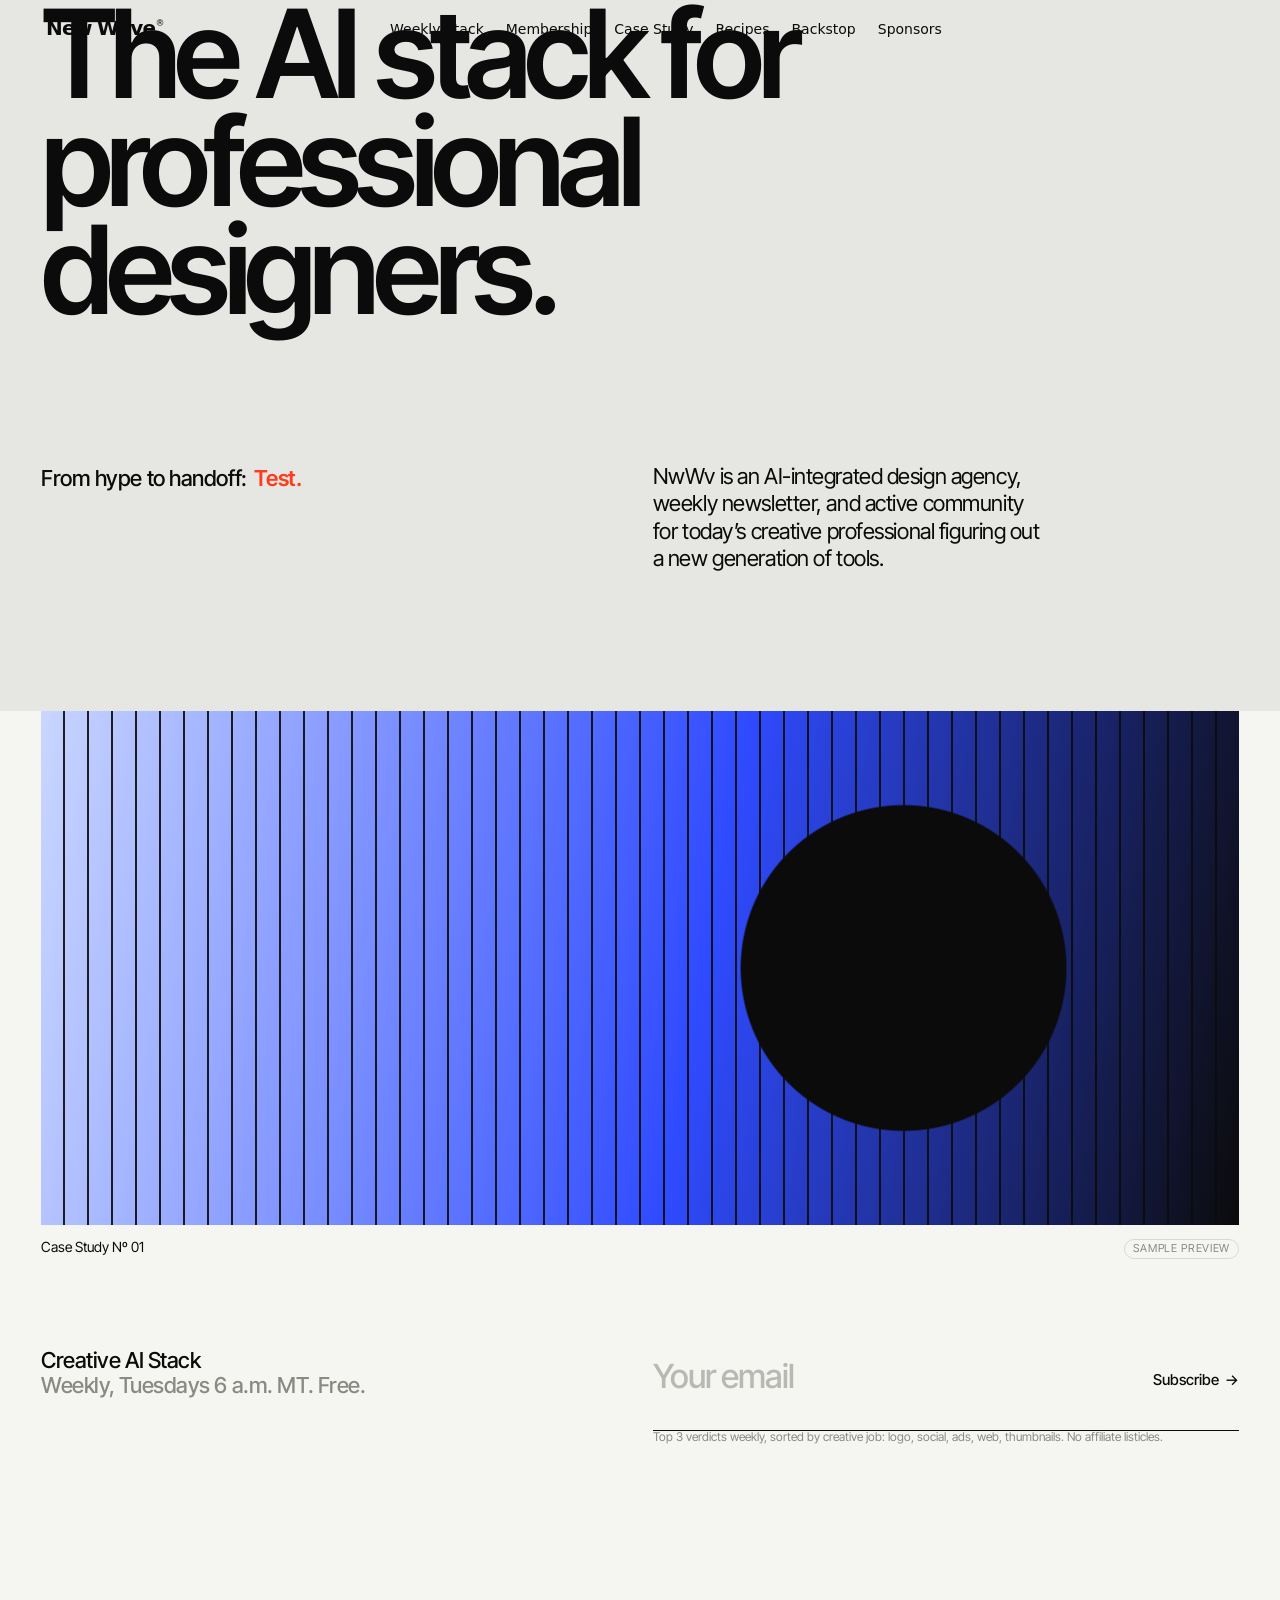
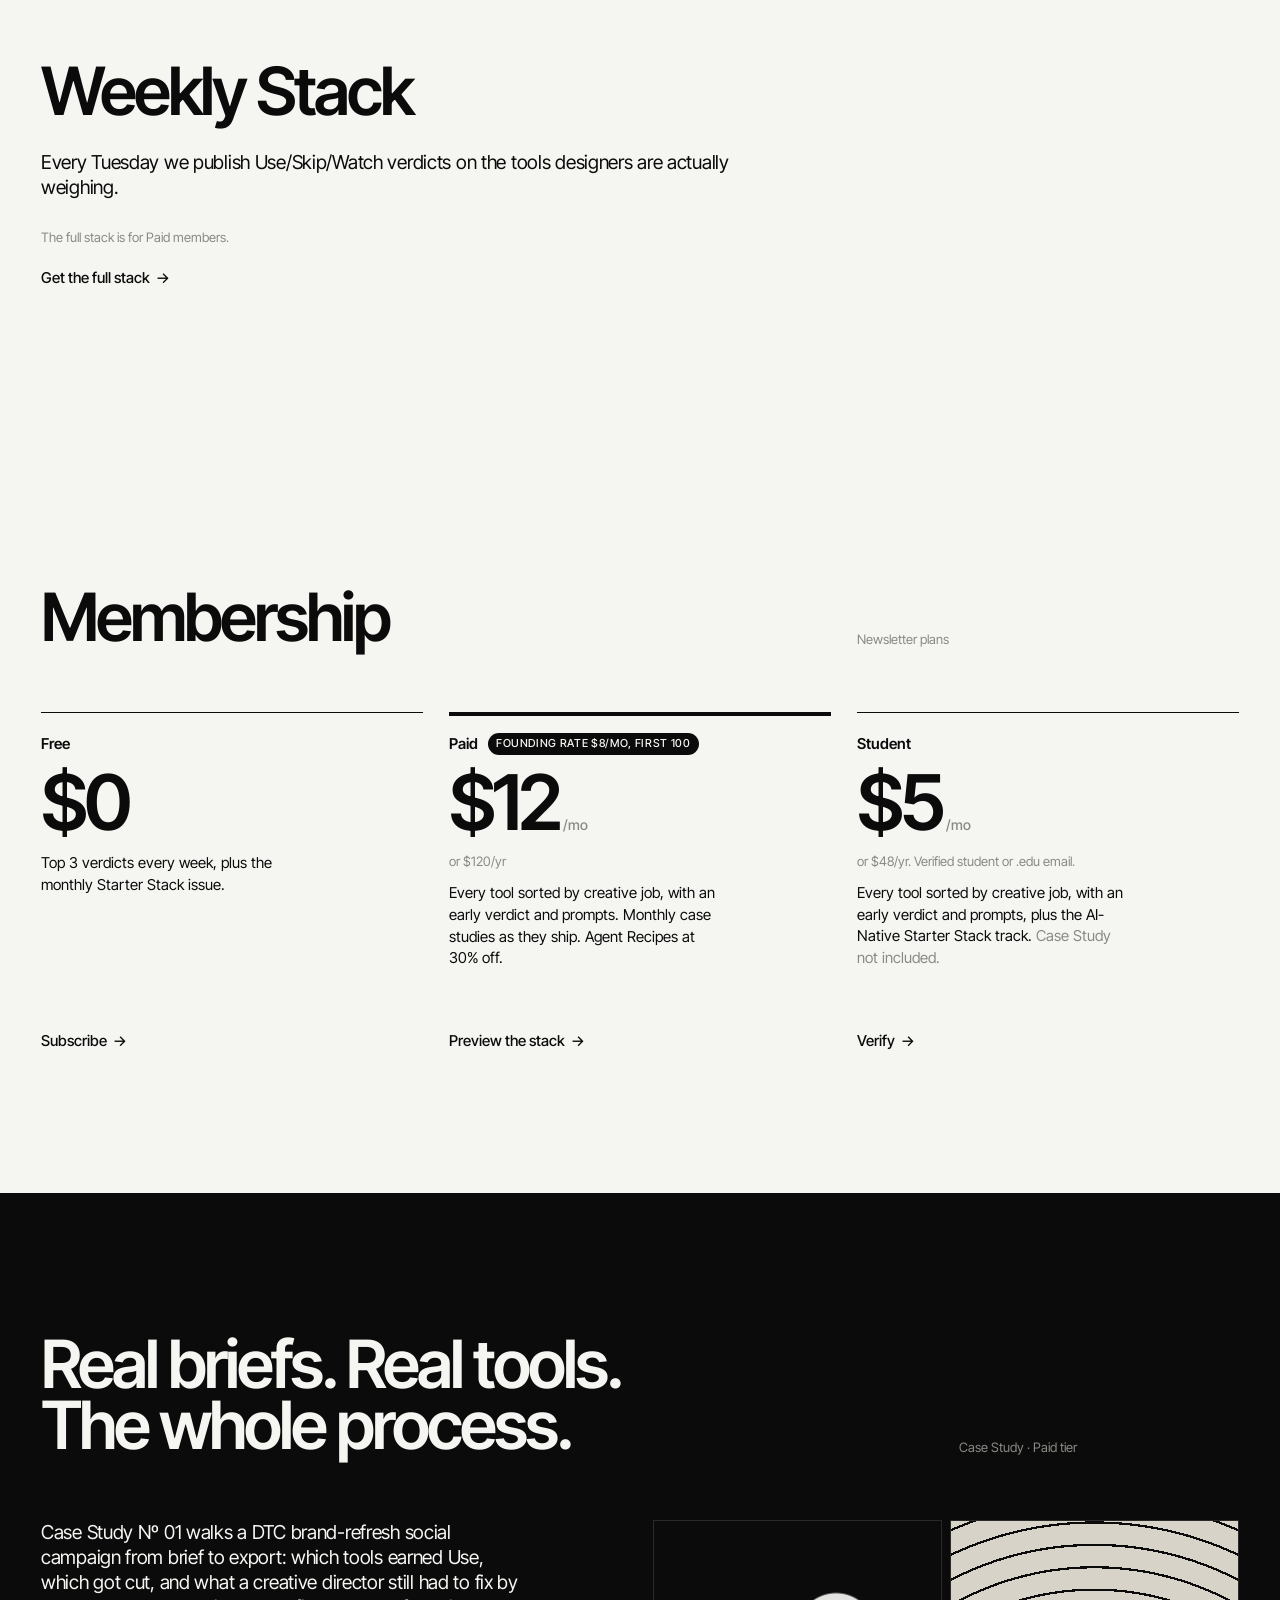
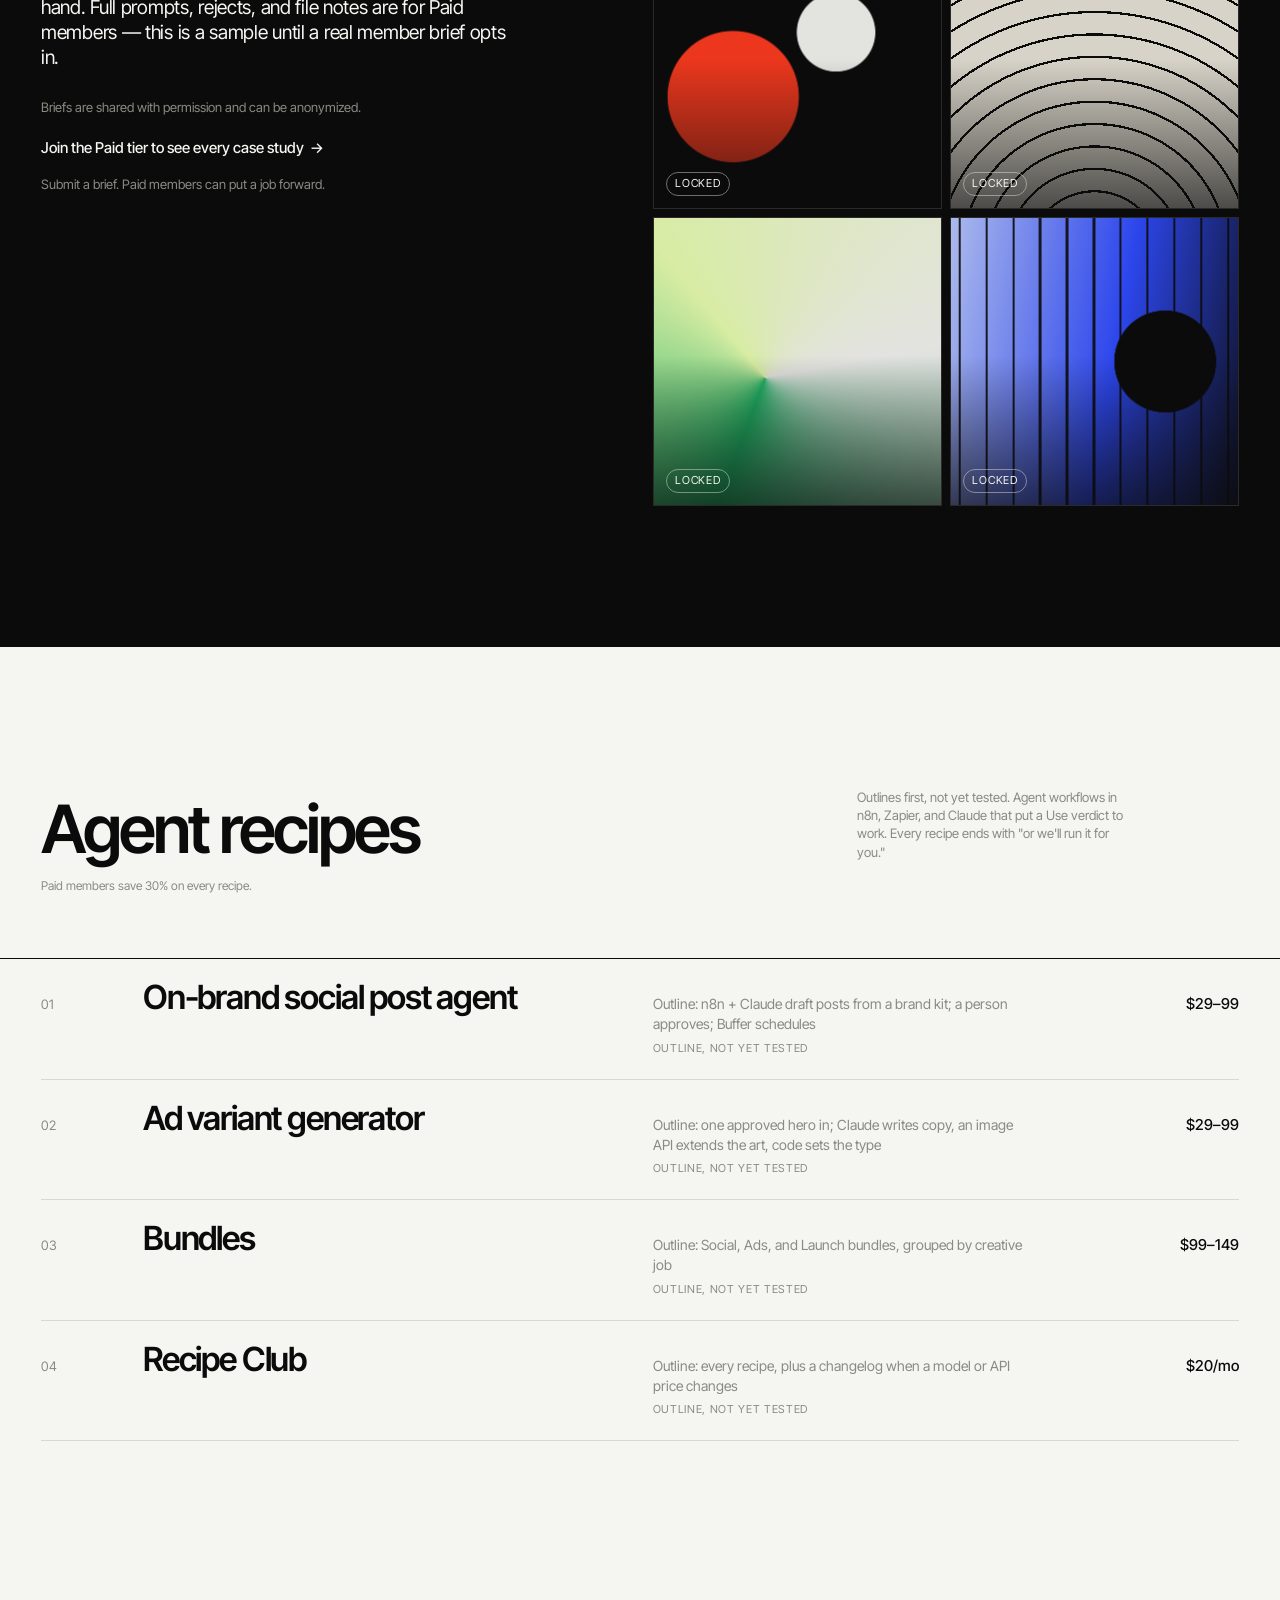
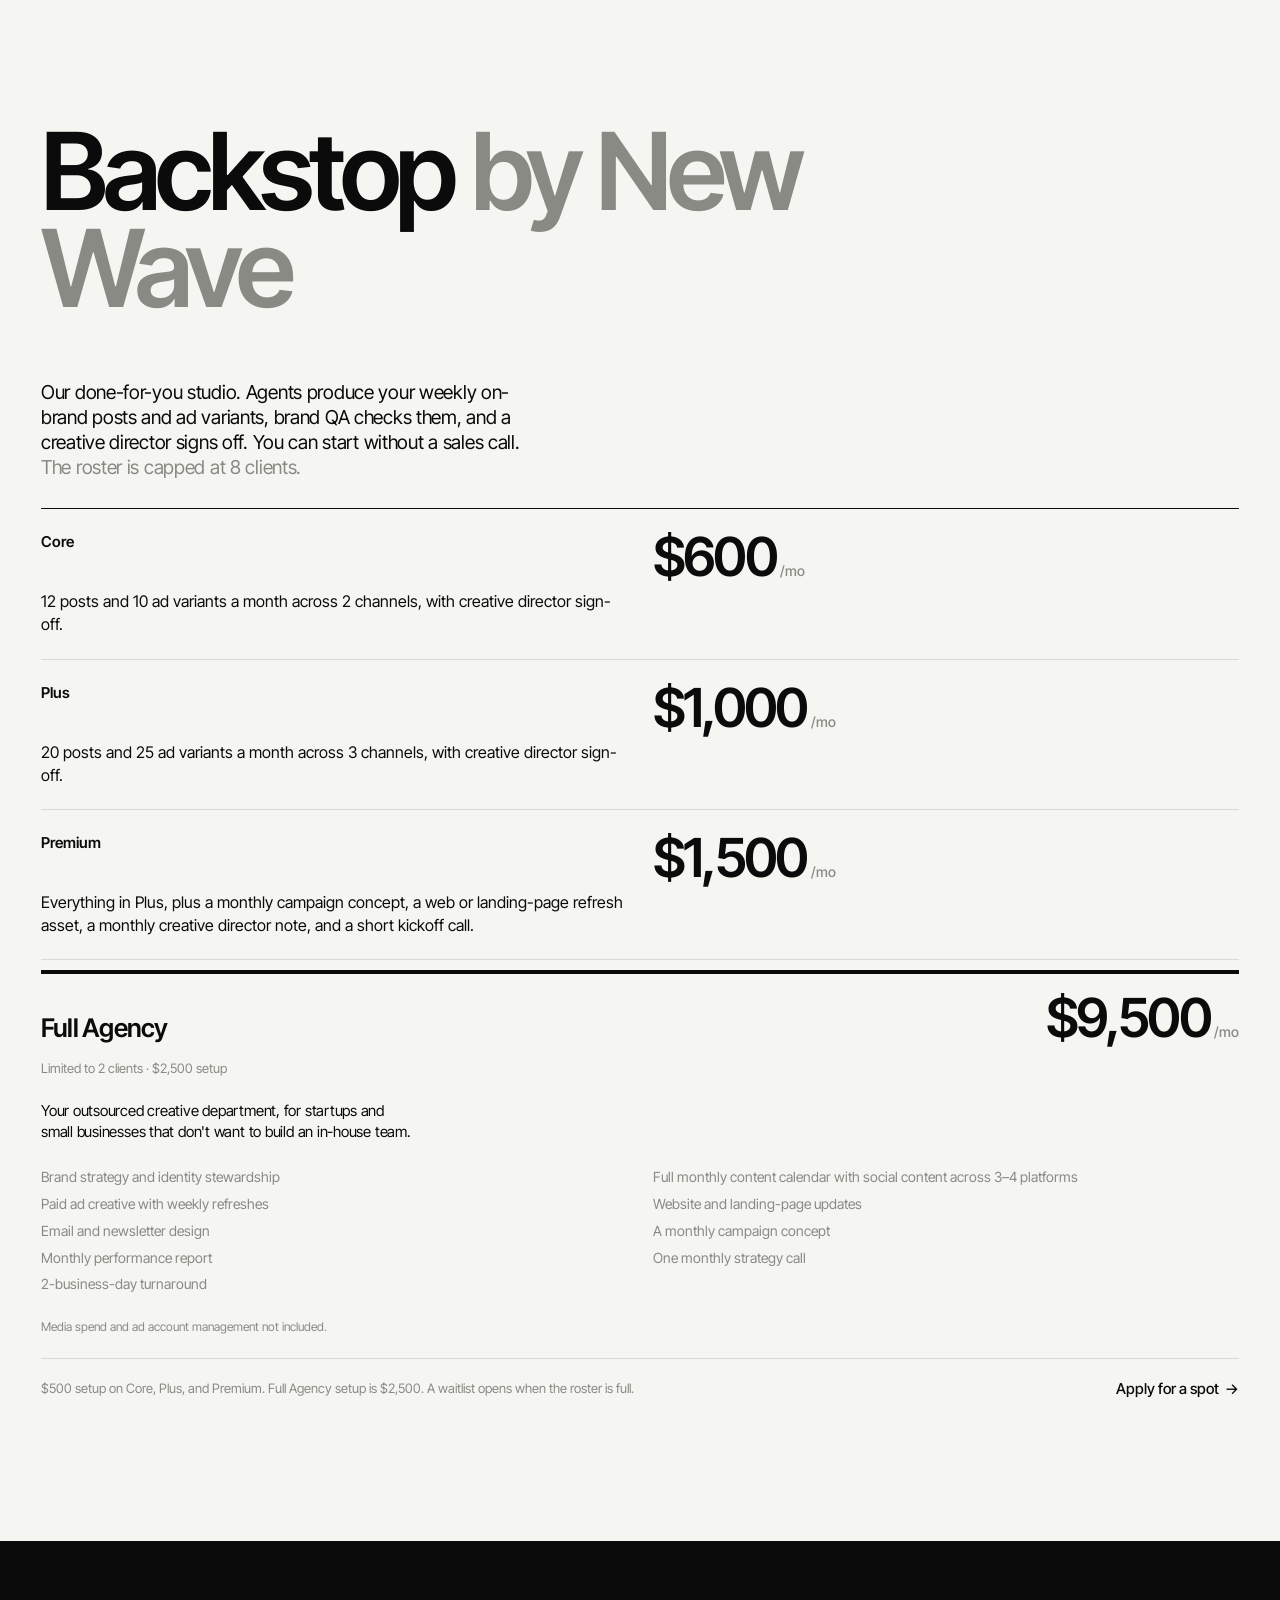
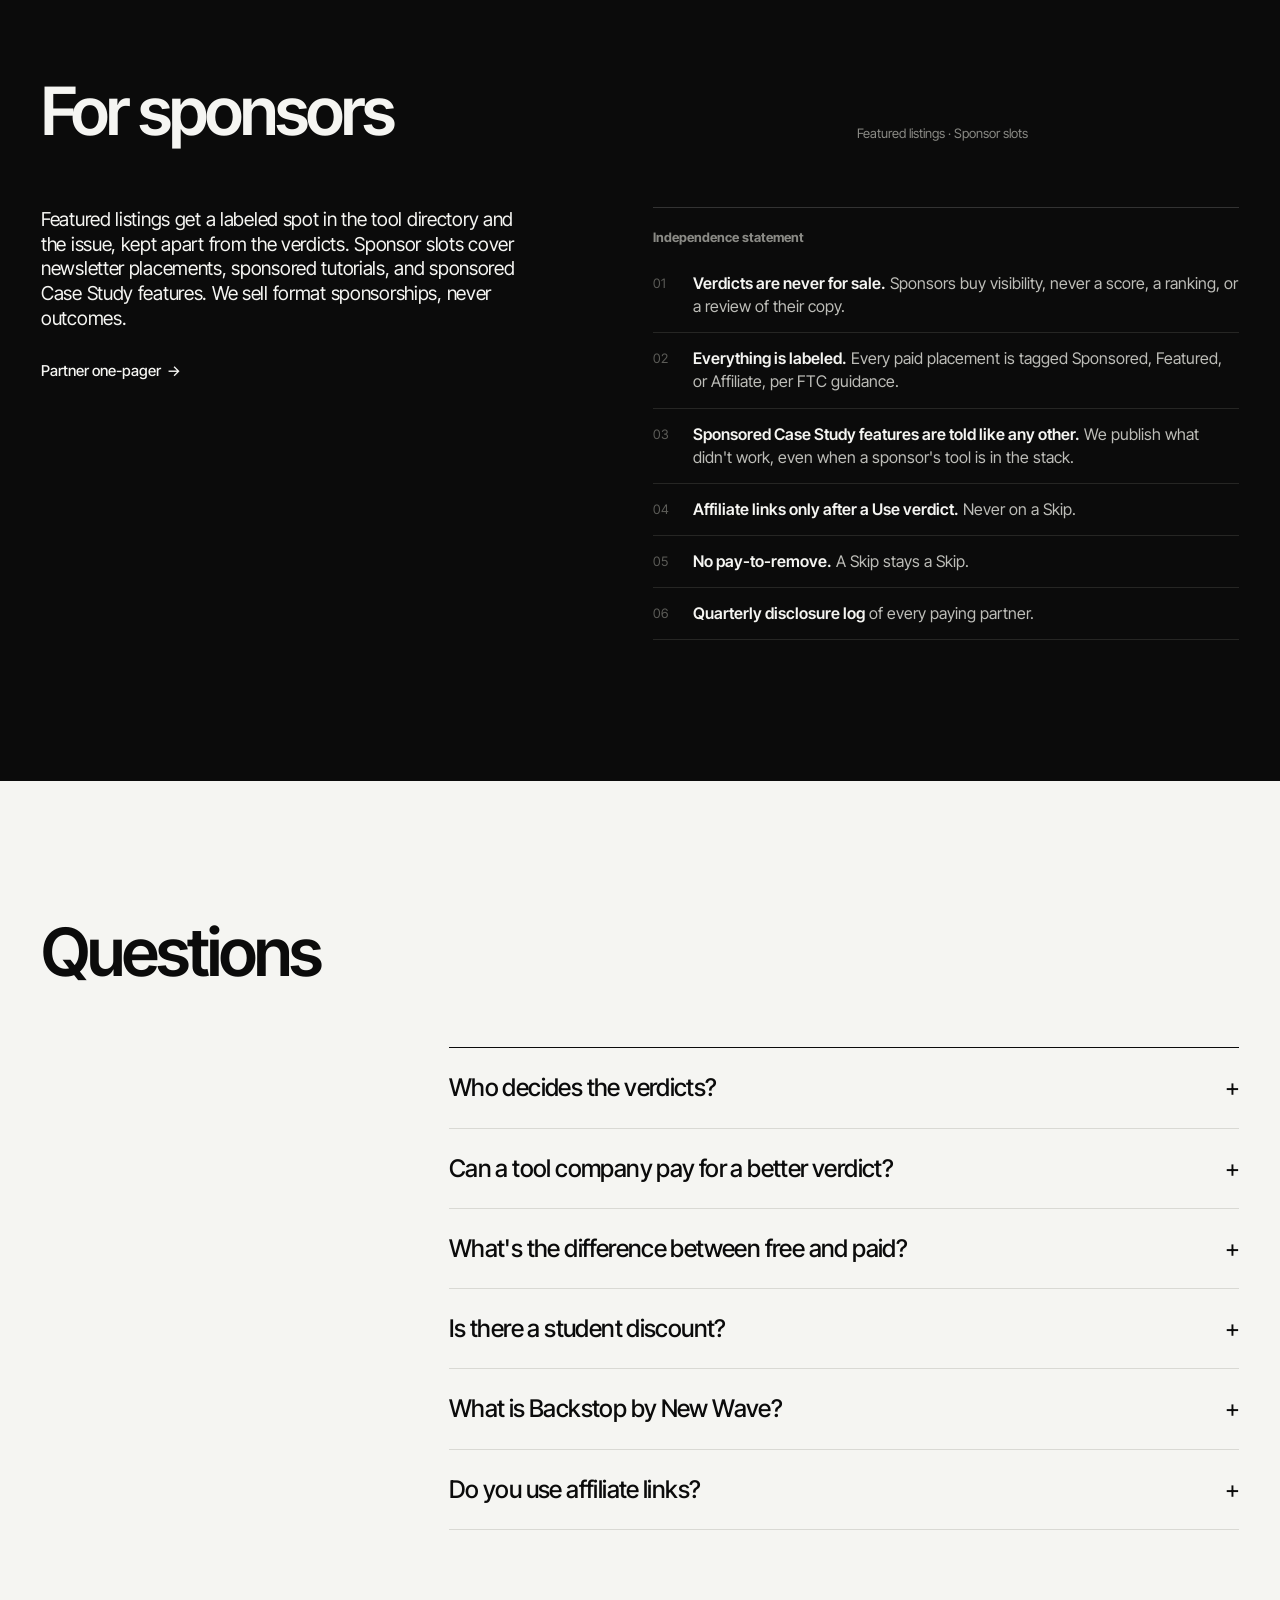
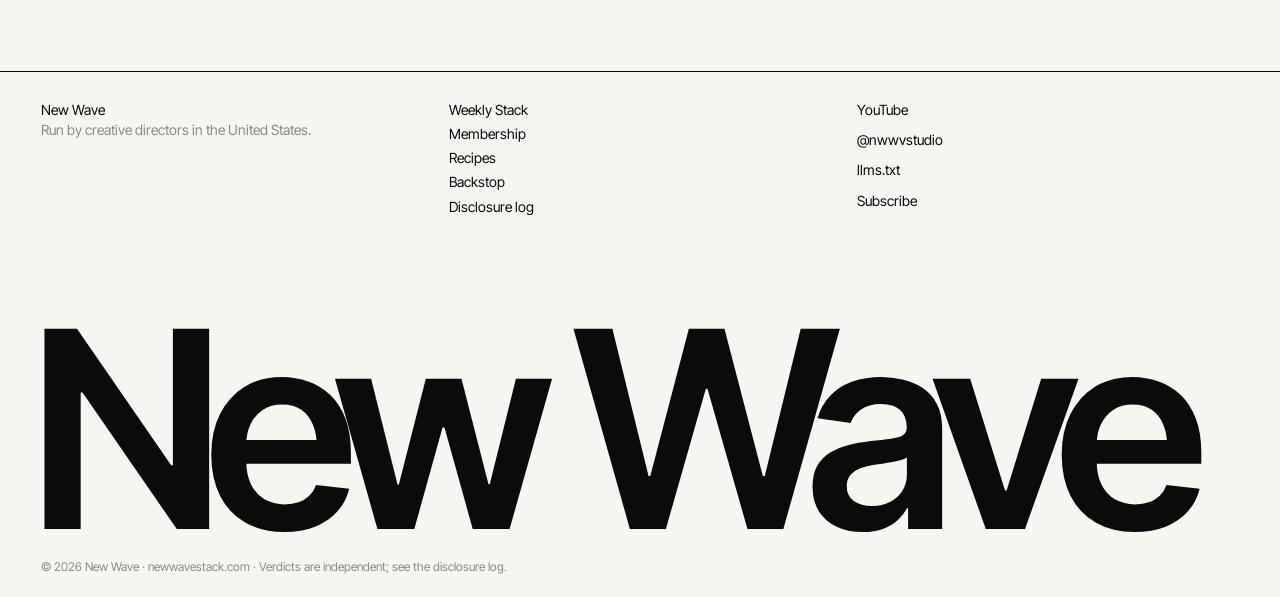
<file: index.html>
<!doctype html>
<html lang="en">
<head>
<meta charset="utf-8">
<meta name="viewport" content="width=device-width, initial-scale=1">
<title>New Wave: The AI stack for professional designers</title>
<meta name="description" content="New Wave tests new AI tools on real creative jobs every week and gives a creative director's verdict: Use, Skip, or Watch. Get the Creative AI Stack newsletter, case studies, agent recipes, and Backstop, our done-for-you studio.">
<link rel="canonical" href="https://newwavestack.com/">
<meta name="robots" content="index, follow">
<meta name="theme-color" content="#0b0b0b">
<meta property="og:type" content="website">
<meta property="og:site_name" content="New Wave">
<meta property="og:title" content="New Wave: The AI stack for professional designers">
<meta property="og:description" content="Weekly Use / Skip / Watch verdicts on AI tools, sorted by creative job. From a working creative director.">
<meta property="og:url" content="https://www.newwavestack.com">
<meta property="og:image" content="https://www.newwavestack.com/og.png">
<meta name="twitter:card" content="summary_large_image">
<meta name="twitter:site" content="@nwwvstudio">
<meta name="twitter:title" content="New Wave: The AI stack for professional designers">
<meta name="twitter:description" content="Weekly Use / Skip / Watch verdicts on AI tools, sorted by creative job.">
<meta name="twitter:image" content="https://www.newwavestack.com/og.png">
<link rel="icon" href="/favicon.ico" sizes="32x32">
<link rel="icon" href="/favicon.svg" type="image/svg+xml">
<link rel="apple-touch-icon" href="/apple-touch-icon.png">
<link rel="manifest" href="/site.webmanifest">
<link rel="alternate" type="text/plain" href="/llms.txt" title="LLM summary">
<link rel="preconnect" href="https://fonts.googleapis.com"><link rel="preconnect" href="https://fonts.gstatic.com" crossorigin>
<link href="https://fonts.googleapis.com/css2?family=Inter+Tight:ital,wght@0,400;0,500;0,600;0,700;1,400&display=swap" rel="stylesheet">
<link rel="stylesheet" href="styles.css">
<script type="application/ld+json">
{"@context":"https://schema.org","@graph":[
{"@type":"Organization","@id":"https://newwavestack.com/#org","name":"New Wave","url":"https://newwavestack.com/","logo":"https://newwavestack.com/logo.png","slogan":"The AI stack for professional designers","address":{"@type":"PostalAddress","addressCountry":"US"},"sameAs":["https://x.com/nwwvstudio"]},
{"@type":"WebSite","@id":"https://newwavestack.com/#website","url":"https://newwavestack.com/","name":"New Wave","description":"Weekly Use / Skip / Watch verdicts on AI tools for professional designers.","publisher":{"@id":"https://newwavestack.com/#org"},"inLanguage":"en-US"},
{"@type":"FAQPage","mainEntity":[
{"@type":"Question","name":"Who decides the verdicts?","acceptedAnswer":{"@type":"Answer","text":"A working creative director makes every final Use / Skip / Watch call. These early verdicts come from public documentation and pricing, not from a finished hands-on test. When a verdict changes after a real brief, we will say so."}},
{"@type":"Question","name":"Can a tool company pay for a better verdict?","acceptedAnswer":{"@type":"Answer","text":"No. Sponsors and featured listings buy labeled visibility, never a score, a ranking, or copy review. There is no pay-to-remove for Skip verdicts."}},
{"@type":"Question","name":"What is the difference between free and paid?","acceptedAnswer":{"@type":"Answer","text":"Free readers get the top 3 verdicts in the Tuesday newsletter. The full Weekly Stack is for Paid members. Paid is $12/mo or $120/yr, with a founding rate of $8/mo for the first 100 members. Paid members get every tool sorted by creative job, prompts, and monthly case studies as they ship, plus 30% off every Agent Recipe. Tested samples are not in this issue yet."}},
{"@type":"Question","name":"Is there a student discount?","acceptedAnswer":{"@type":"Answer","text":"Yes. Verified students or .edu emails get the paid newsletter for $5/mo or $48/yr, plus the AI-Native Starter Stack track. Case Study is not included."}},
{"@type":"Question","name":"What is Backstop by New Wave?","acceptedAnswer":{"@type":"Answer","text":"Our done-for-you studio. Agents produce weekly on-brand social posts and ad variants, and a human creative director approves them. Plans are $600, $1,000, or $1,500 per month plus a $500 setup fee, with a roster capped at 8 clients. Full Agency is $9,500 per month plus a $2,500 setup fee, limited to 2 clients."}},
{"@type":"Question","name":"Do you use affiliate links?","acceptedAnswer":{"@type":"Answer","text":"Only on tools rated Use, always disclosed, and never on tools rated Skip. Affiliate status never decides a verdict."}}
]}]}
</script>
</head>
<body>
<a class="skiplink" href="#main">Skip to content</a>
<header class="nav" data-nav>
  <a href="#" class="logo" aria-label="New Wave">N<span class="logo-drop">e</span>w<span class="logo-drop">&nbsp;</span>W<span class="logo-drop">a</span>v<span class="logo-drop">e</span><sup>®</sup></a>
  <nav aria-label="Primary">
    <ul class="navlinks" id="navlinks">
      <li><a href="#weekly-stack">Weekly Stack</a></li><li><a href="#membership">Membership</a></li><li><a href="#case-study">Case Study</a></li><li><a href="#recipes">Recipes</a></li><li><a href="#backstop">Backstop</a></li><li><a href="#sponsors">Sponsors</a></li>
    </ul>
  </nav>
  <a class="navcta" href="#subscribe">Subscribe</a>
  <button class="menu" type="button" aria-expanded="false" aria-controls="navlinks"><span></span><span></span><span class="sr">Menu</span></button>
</header>

<main id="main">
<section class="hero grid" aria-labelledby="hero-h">
  <h1 id="hero-h" class="display">The AI stack for professional designers.</h1>
  <p class="hero-verb c-1-5" aria-live="off">From hype to handoff: <span class="rot" data-rot><b class="v-use">Explore.</b><b class="v-skp">Test.</b><b class="v-wat">Design.</b></span></p>
  <p class="hero-lede c-7-12">NwWv is an AI-integrated design agency, weekly newsletter, and active community for today’s creative professional figuring out a new generation of tools.</p>
</section>

<section class="plate-hero" aria-label="Case Study Nº 01, sample preview">
  <figure class="plate p-a reveal"><div class="art art-1" role="img" aria-label="Abstract artwork for Case Study Nº 01"></div><figcaption><span>Case Study Nº 01</span><span class="lbl">Sample preview</span></figcaption></figure>
</section>

<section id="subscribe" class="grid signup-row" aria-labelledby="sub-h">
  <h2 id="sub-h" class="c-1-5 h-s">Creative AI Stack<br><span class="mute">Weekly, Tuesdays 6 a.m. MT. Free.</span></h2>
  <form class="signup c-7-12" action="https://www.newwavestack.com/api/subscribe" method="post" aria-label="Newsletter signup">
    <label for="email" class="sr">Email address</label>
    <input class="hp" type="text" name="website_url" tabindex="-1" autocomplete="off" aria-hidden="true">
    <input id="email" type="email" name="email" placeholder="Your email" required autocomplete="email" maxlength="254">
    <button type="submit" class="arrow-btn" aria-label="Subscribe">Subscribe <i>→</i></button>
    <p class="fine">Top 3 verdicts weekly, sorted by creative job: logo, social, ads, web, thumbnails. No affiliate listicles.</p>
    <p class="ok" role="status" aria-live="polite" hidden></p>
  </form>
</section>

<div id="verdicts"></div>
<div id="weekly-stacks"></div>
<section id="weekly-stack" class="sec" aria-labelledby="v-h">
  <header class="sec-h grid"><h2 id="v-h" class="c-1-8 h-l">Weekly Stack</h2></header>
  <div class="grid">
    <div class="c-1-7">
      <p class="body-l">Every Tuesday we publish Use/Skip/Watch verdicts on the tools designers are actually weighing.</p>
      <p class="meta">The full stack is for Paid members.</p>
      <a class="arrow-btn act-cta" href="#membership">Get the full stack <i>→</i></a>
    </div>
  </div>
</section>

<div id="pricing"></div>
<section id="membership" class="sec" aria-labelledby="p-h">
  <header class="sec-h grid"><h2 id="p-h" class="c-1-8 h-l">Membership</h2><p class="c-9-12 meta">Newsletter plans</p></header>
  <div class="plans grid">
    <article class="plan c-1-4"><h3>Free</h3><p class="amt">$0</p><p>Top 3 verdicts every week, plus the monthly Starter Stack issue.</p><a class="arrow-btn" href="#subscribe">Subscribe <i>→</i></a></article>
    <article class="plan c-5-8 on"><h3>Paid <span class="flag">Founding rate $8/mo, first 100</span></h3><p class="amt">$12<small>/mo</small></p><p class="meta">or $120/yr</p><p>Every tool sorted by creative job, with an early verdict and prompts. Monthly case studies as they ship. Agent Recipes at 30% off.</p><a class="arrow-btn" href="/stack.html">Preview the stack <i>→</i></a></article>
    <article class="plan c-9-12"><h3>Student</h3><p class="amt">$5<small>/mo</small></p><p class="meta">or $48/yr. Verified student or .edu email.</p><p>Every tool sorted by creative job, with an early verdict and prompts, plus the AI-Native Starter Stack track. <span class="mute">Case Study not included.</span></p><a class="arrow-btn" href="#">Verify <i>→</i></a></article>
  </div>
</section>

<section id="case-study" class="sec ink" aria-labelledby="s-h">
  <header class="sec-h grid"><h2 id="s-h" class="c-1-9 h-l">Real briefs. Real tools.<br>The whole process.</h2><p class="c-10-12 meta">Case Study · Paid tier</p></header>
  <div class="grid">
    <div class="c-1-5">
      <p class="body-l">Case Study Nº 01 walks a DTC brand-refresh social campaign from brief to export: which tools earned Use, which got cut, and what a creative director still had to fix by hand. Full prompts, rejects, and file notes are for Paid members — this is a sample until a real member brief opts in.</p>
      <p class="meta dim">Briefs are shared with permission and can be anonymized.</p>
      <a class="arrow-btn act-cta" href="#membership">Join the Paid tier to see every case study <i>→</i></a>
      <p class="meta dim">Submit a brief. Paid members can put a job forward.</p>
    </div>
    <div class="c-7-12">
      <div class="previews">
        <div class="tile"><div class="art art-2" role="presentation"></div><span class="lock">Locked</span></div>
        <div class="tile"><div class="art art-3" role="presentation"></div><span class="lock">Locked</span></div>
        <div class="tile"><div class="art art-4" role="presentation"></div><span class="lock">Locked</span></div>
        <div class="tile"><div class="art art-1" role="presentation"></div><span class="lock">Locked</span></div>
      </div>
    </div>
  </div>
</section>

<section id="recipes" class="sec" aria-labelledby="r-h">
  <header class="sec-h grid"><h2 id="r-h" class="c-1-8 h-l">Agent recipes</h2><p class="c-9-12 meta">Outlines first, not yet tested. Agent workflows in n8n, Zapier, and Claude that put a Use verdict to work. Every recipe ends with "or we'll run it for you."</p><p class="fine c-1-12 recipe-note">Paid members save 30% on every recipe.</p></header>
  <ul class="index">
    <li><a href="#"><span class="n">01</span><span class="t">On-brand social post agent</span><span class="d">Outline: n8n + Claude draft posts from a brand kit; a person approves; Buffer schedules</span><span class="s">Outline, not yet tested</span><span class="p">$29–99</span></a></li>
    <li><a href="#"><span class="n">02</span><span class="t">Ad variant generator</span><span class="d">Outline: one approved hero in; Claude writes copy, an image API extends the art, code sets the type</span><span class="s">Outline, not yet tested</span><span class="p">$29–99</span></a></li>
    <li><a href="#"><span class="n">03</span><span class="t">Bundles</span><span class="d">Outline: Social, Ads, and Launch bundles, grouped by creative job</span><span class="s">Outline, not yet tested</span><span class="p">$99–149</span></a></li>
    <li><a href="#"><span class="n">04</span><span class="t">Recipe Club</span><span class="d">Outline: every recipe, plus a changelog when a model or API price changes</span><span class="s">Outline, not yet tested</span><span class="p">$20/mo</span></a></li>
  </ul>
</section>

<section id="backstop" class="sec" aria-labelledby="b-h">
  <header class="sec-h grid"><h2 id="b-h" class="c-1-10 display-2">Backstop<span class="mute"> by New Wave</span></h2></header>
  <div class="grid">
    <p class="c-1-5 body-l">Our done-for-you studio. Agents produce your weekly on-brand posts and ad variants, brand QA checks them, and a creative director signs off. You can start without a sales call. <span class="mute">The roster is capped at 8 clients.</span></p>
    <div class="c-7-12 tiers">
      <article class="tier"><h3>Core</h3><p class="amt">$600<small>/mo</small></p><p>12 posts and 10 ad variants a month across 2 channels, with creative director sign-off.</p></article>
      <article class="tier"><h3>Plus</h3><p class="amt">$1,000<small>/mo</small></p><p>20 posts and 25 ad variants a month across 3 channels, with creative director sign-off.</p></article>
      <article class="tier"><h3>Premium</h3><p class="amt">$1,500<small>/mo</small></p><p>Everything in Plus, plus a monthly campaign concept, a web or landing-page refresh asset, a monthly creative director note, and a short kickoff call.</p></article>
      <article class="tier tier-flag">
        <h3>Full Agency</h3>
        <p class="amt">$9,500<small>/mo</small></p>
        <p class="limit">Limited to 2 clients · $2,500 setup</p>
        <p class="pitch">Your outsourced creative department, for startups and small businesses that don't want to build an in-house team.</p>
        <ul class="includes">
          <li>Brand strategy and identity stewardship</li>
          <li>Full monthly content calendar with social content across 3–4 platforms</li>
          <li>Paid ad creative with weekly refreshes</li>
          <li>Website and landing-page updates</li>
          <li>Email and newsletter design</li>
          <li>A monthly campaign concept</li>
          <li>Monthly performance report</li>
          <li>One monthly strategy call</li>
          <li>2-business-day turnaround</li>
        </ul>
        <p class="fine">Media spend and ad account management not included.</p>
      </article>
      <div class="tier-foot"><p class="meta">$500 setup on Core, Plus, and Premium. Full Agency setup is $2,500. A waitlist opens when the roster is full.</p><a href="#" class="arrow-btn">Apply for a spot <i>→</i></a></div>
    </div>
  </div>
</section>

<section id="sponsors" class="sec ink" aria-labelledby="sp-h">
  <header class="sec-h grid"><h2 id="sp-h" class="c-1-8 h-l">For sponsors</h2><p class="c-9-12 meta">Featured listings · Sponsor slots</p></header>
  <div class="grid">
    <div class="c-1-5">
      <p class="body-l">Featured listings get a labeled spot in the tool directory and the issue, kept apart from the verdicts. Sponsor slots cover newsletter placements, sponsored tutorials, and sponsored Case Study features. We sell format sponsorships, never outcomes.</p>
      <a class="arrow-btn" href="#">Partner one-pager <i>→</i></a>
    </div>
    <aside class="c-7-12 indep" aria-labelledby="ind-h">
      <h3 id="ind-h" class="meta">Independence statement</h3>
      <ol>
        <li><span><b>Verdicts are never for sale.</b> Sponsors buy visibility, never a score, a ranking, or a review of their copy.</span></li>
        <li><span><b>Everything is labeled.</b> Every paid placement is tagged Sponsored, Featured, or Affiliate, per FTC guidance.</span></li>
        <li><span><b>Sponsored Case Study features are told like any other.</b> We publish what didn't work, even when a sponsor's tool is in the stack.</span></li>
        <li><span><b>Affiliate links only after a Use verdict.</b> Never on a Skip.</span></li>
        <li><span><b>No pay-to-remove.</b> A Skip stays a Skip.</span></li>
        <li><span><b>Quarterly disclosure log</b> of every paying partner.</span></li>
      </ol>
    </aside>
  </div>
</section>

<section id="faq" class="sec" aria-labelledby="f-h">
  <header class="sec-h grid"><h2 id="f-h" class="c-1-8 h-l">Questions</h2></header>
  <div class="grid"><div class="faq c-5-12">
    <details><summary>Who decides the verdicts?</summary><p>A working creative director makes every final Use / Skip / Watch call. These early verdicts come from public documentation and pricing, not from a finished hands-on test. When a verdict changes after a real brief, we will say so.</p></details>
    <details><summary>Can a tool company pay for a better verdict?</summary><p>No. Sponsors and featured listings buy labeled visibility, never a score, a ranking, or copy review. There is no pay-to-remove for Skip verdicts.</p></details>
    <details><summary>What's the difference between free and paid?</summary><p>Free readers get the top 3 verdicts in the Tuesday newsletter. The full Weekly Stack is for Paid members. Paid is $12/mo or $120/yr, with a founding rate of $8/mo for the first 100 members. Paid members get every tool sorted by creative job, prompts, and monthly case studies as they ship, plus 30% off every Agent Recipe. Tested samples are not in this issue yet.</p></details>
    <details><summary>Is there a student discount?</summary><p>Yes. Verified students or .edu emails get the paid newsletter for $5/mo or $48/yr, plus the AI-Native Starter Stack track. Case Study is not included.</p></details>
    <details><summary>What is Backstop by New Wave?</summary><p>Our done-for-you studio. Agents produce weekly on-brand social posts and ad variants, and a human creative director approves them. Plans are $600, $1,000, or $1,500 per month plus a $500 setup fee, with a roster capped at 8 clients. Full Agency is $9,500 per month plus a $2,500 setup fee, limited to 2 clients.</p></details>
    <details><summary>Do you use affiliate links?</summary><p>Only on tools rated Use, always disclosed, and never on tools rated Skip. Affiliate status never decides a verdict.</p></details>
  </div></div>
</section>
</main>

<footer class="foot">
  <div class="grid foot-top">
    <p class="c-1-4">New Wave<br><span class="mute">Run by creative directors in the United States.</span></p>
    <ul class="c-5-8"><li><a href="#weekly-stack">Weekly Stack</a></li><li><a href="#membership">Membership</a></li><li><a href="#recipes">Recipes</a></li><li><a href="#backstop">Backstop</a></li><li><a href="#sponsors">Disclosure log</a></li></ul>
    <ul class="c-9-12"><li><a href="#">YouTube</a></li><li><a href="https://x.com/nwwvstudio" target="_blank" rel="noopener">@nwwvstudio</a></li><li><a href="/llms.txt">llms.txt</a></li><li><a href="#subscribe">Subscribe</a></li></ul>
  </div>
  <p class="wordmark" aria-hidden="true">New Wave</p>
  <p class="fine foot-fine">© 2026 New Wave · newwavestack.com · Verdicts are independent; see the disclosure log.</p>
</footer>
<script src="main.js" defer></script>
</body>
</html>
</file>
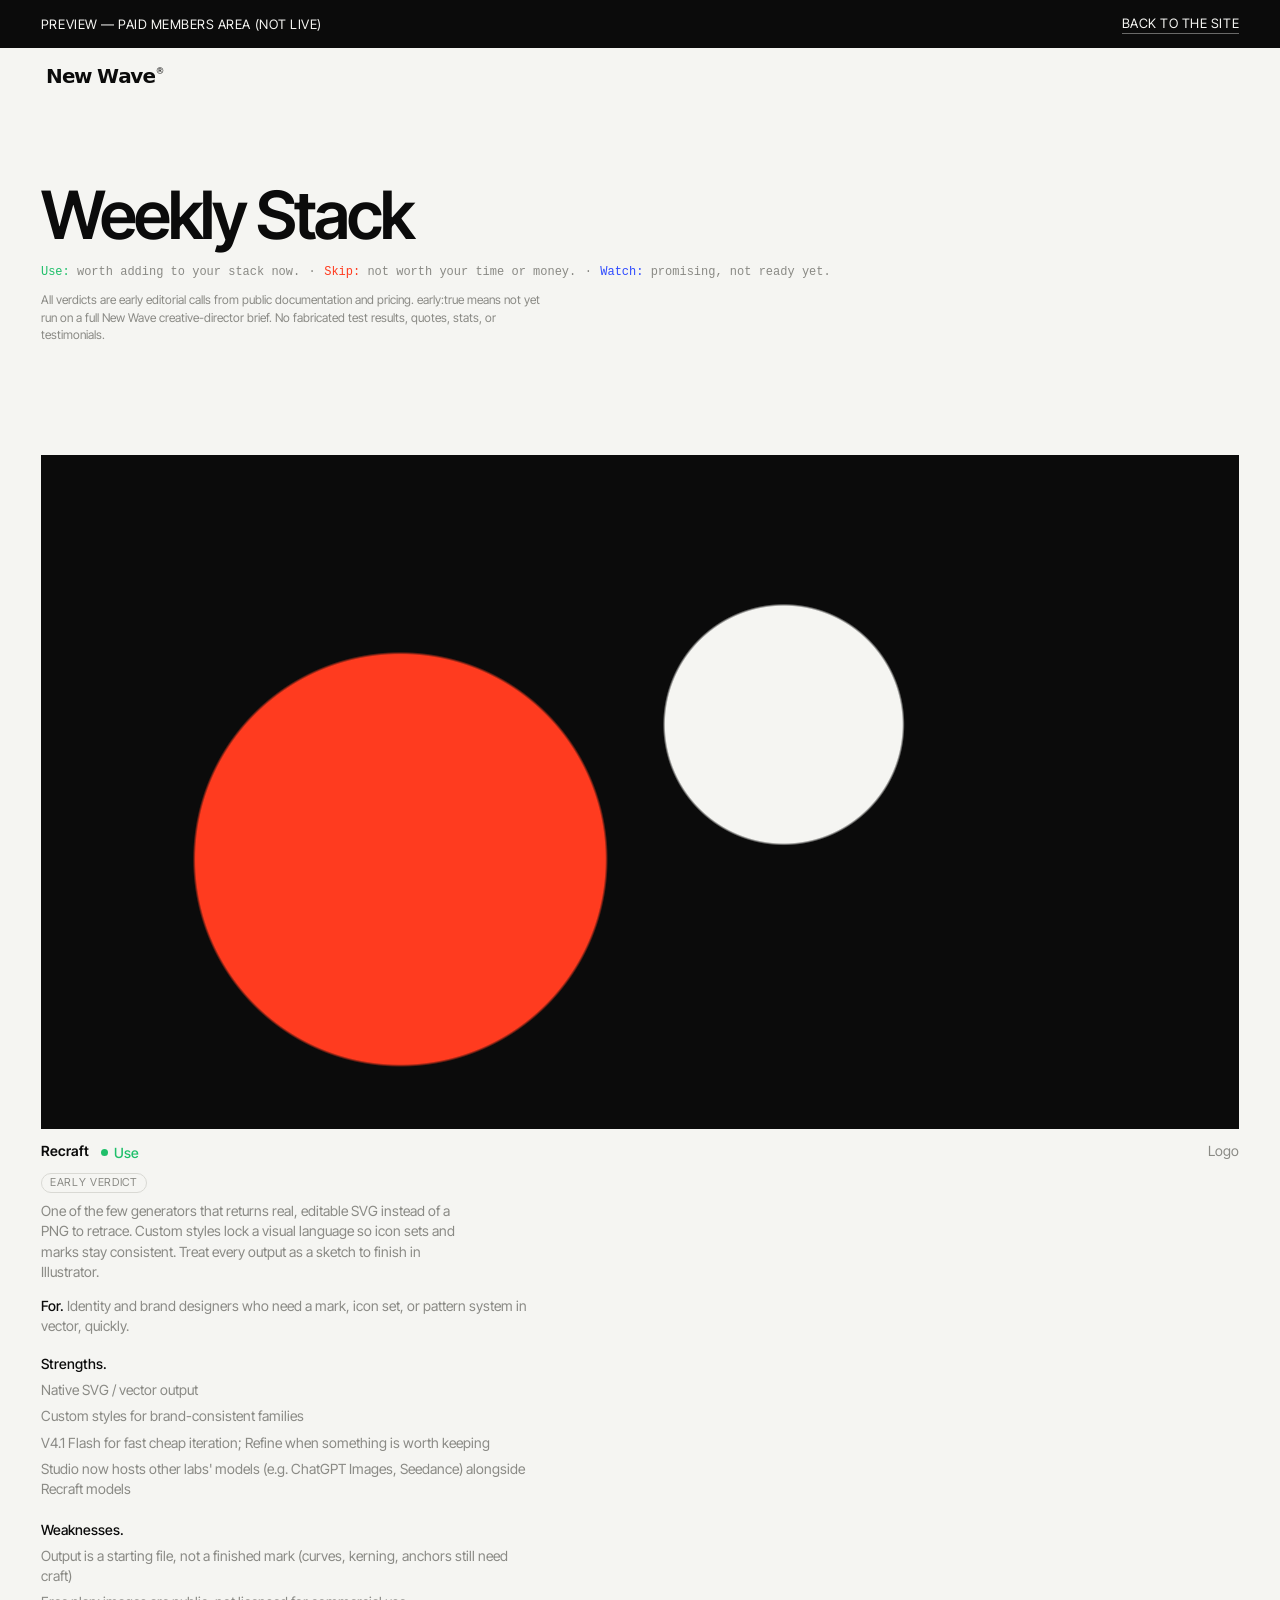
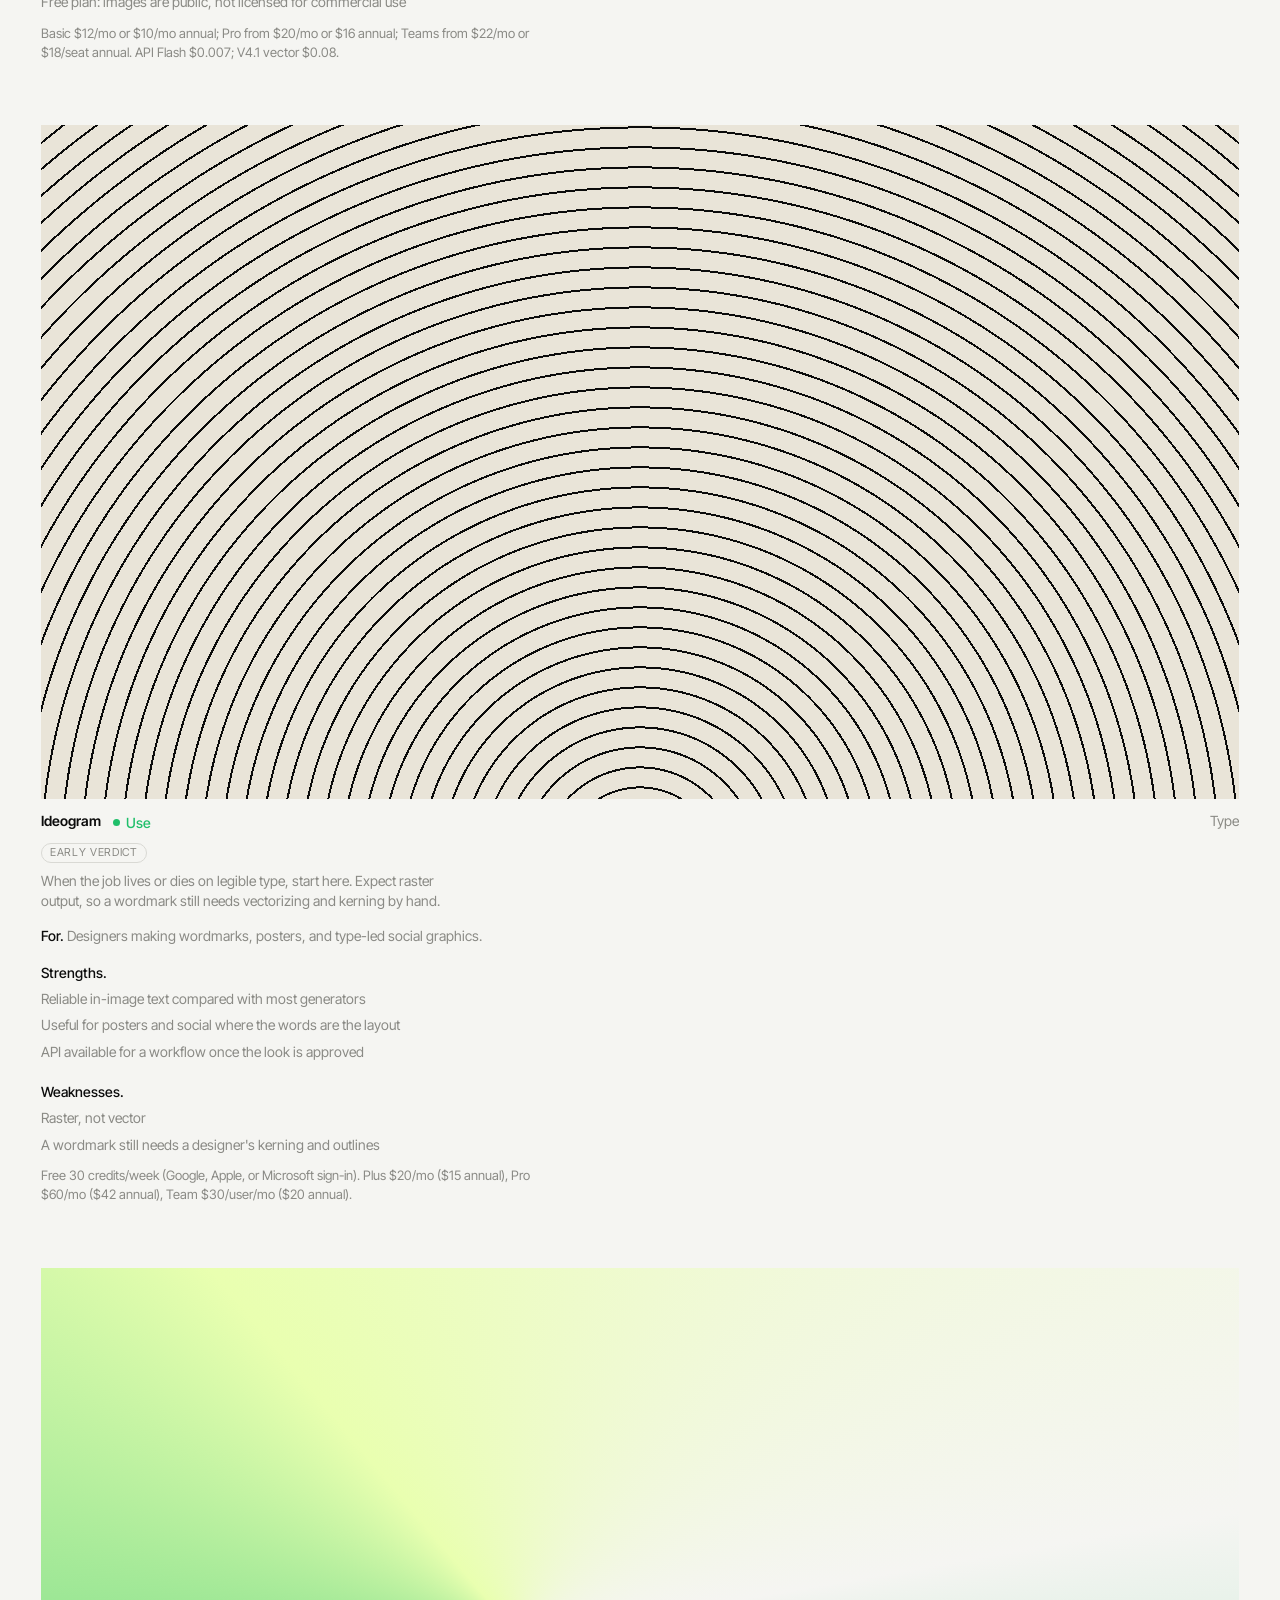
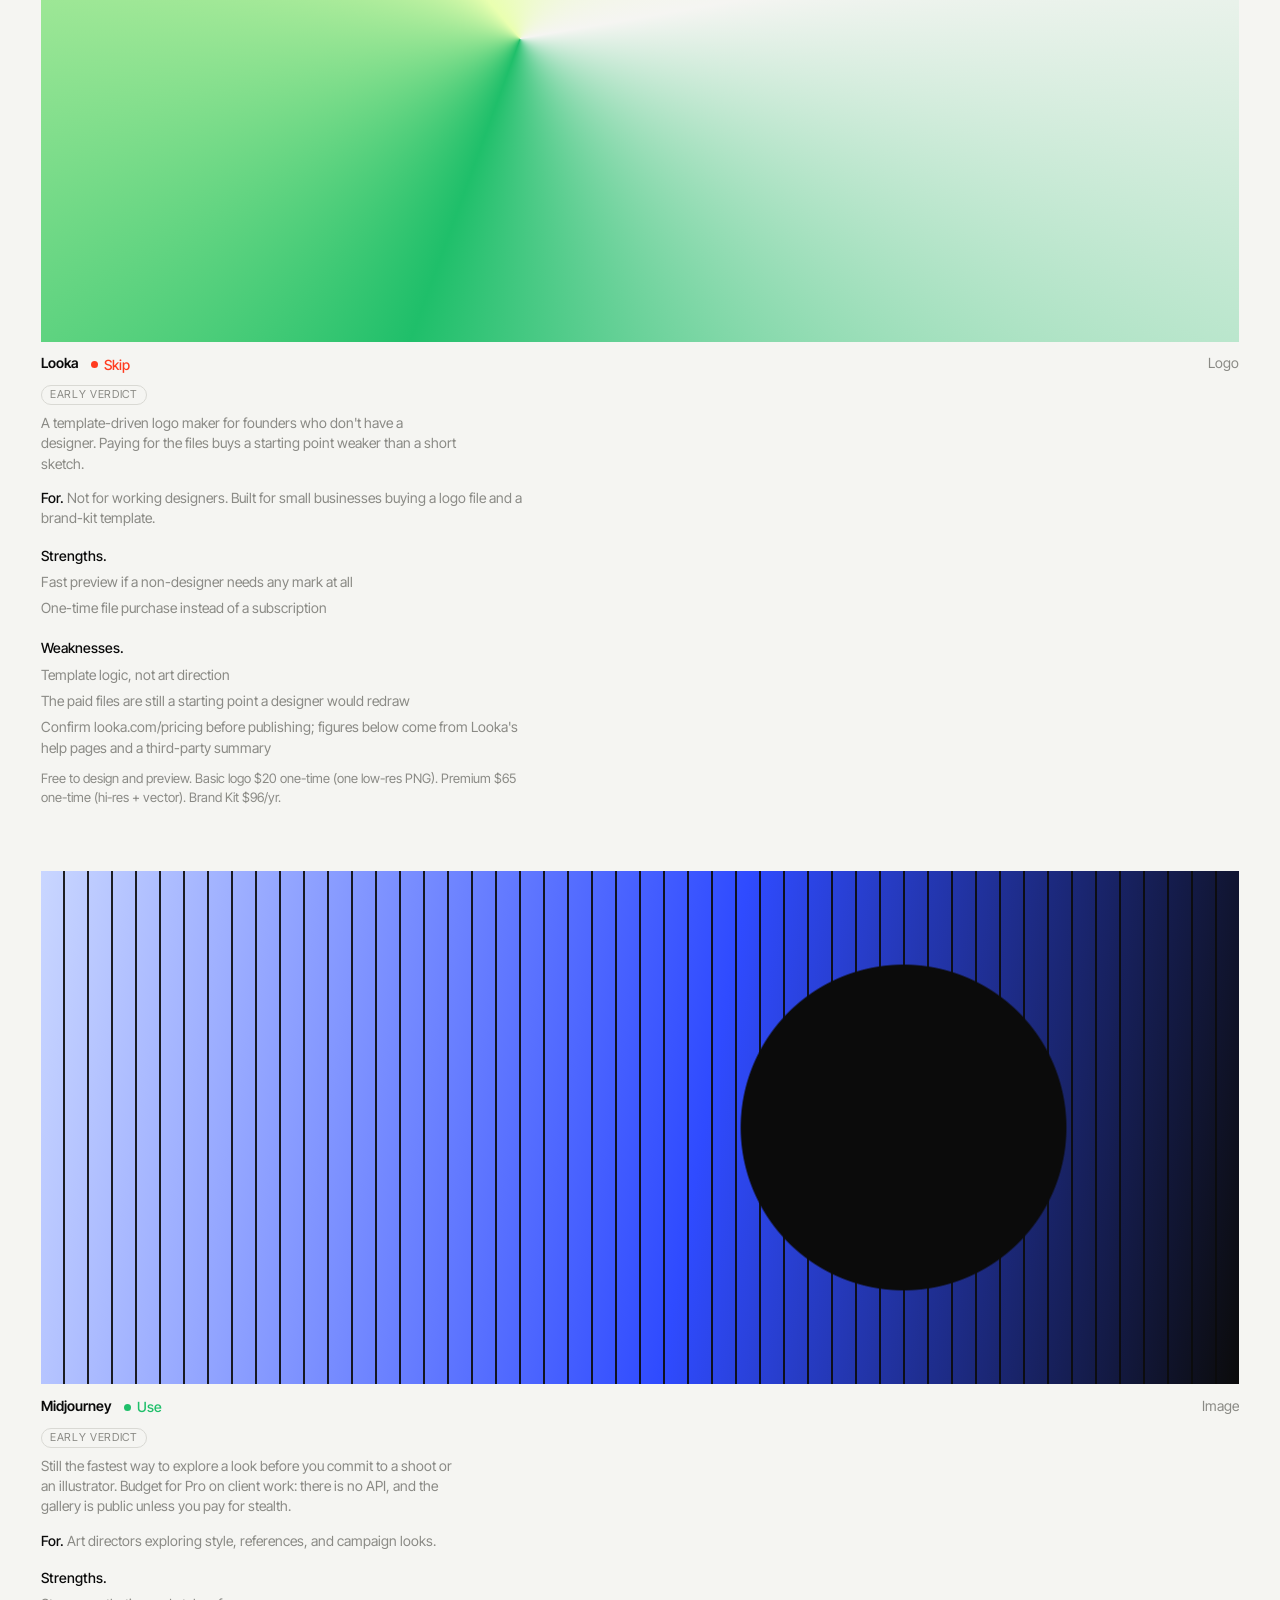
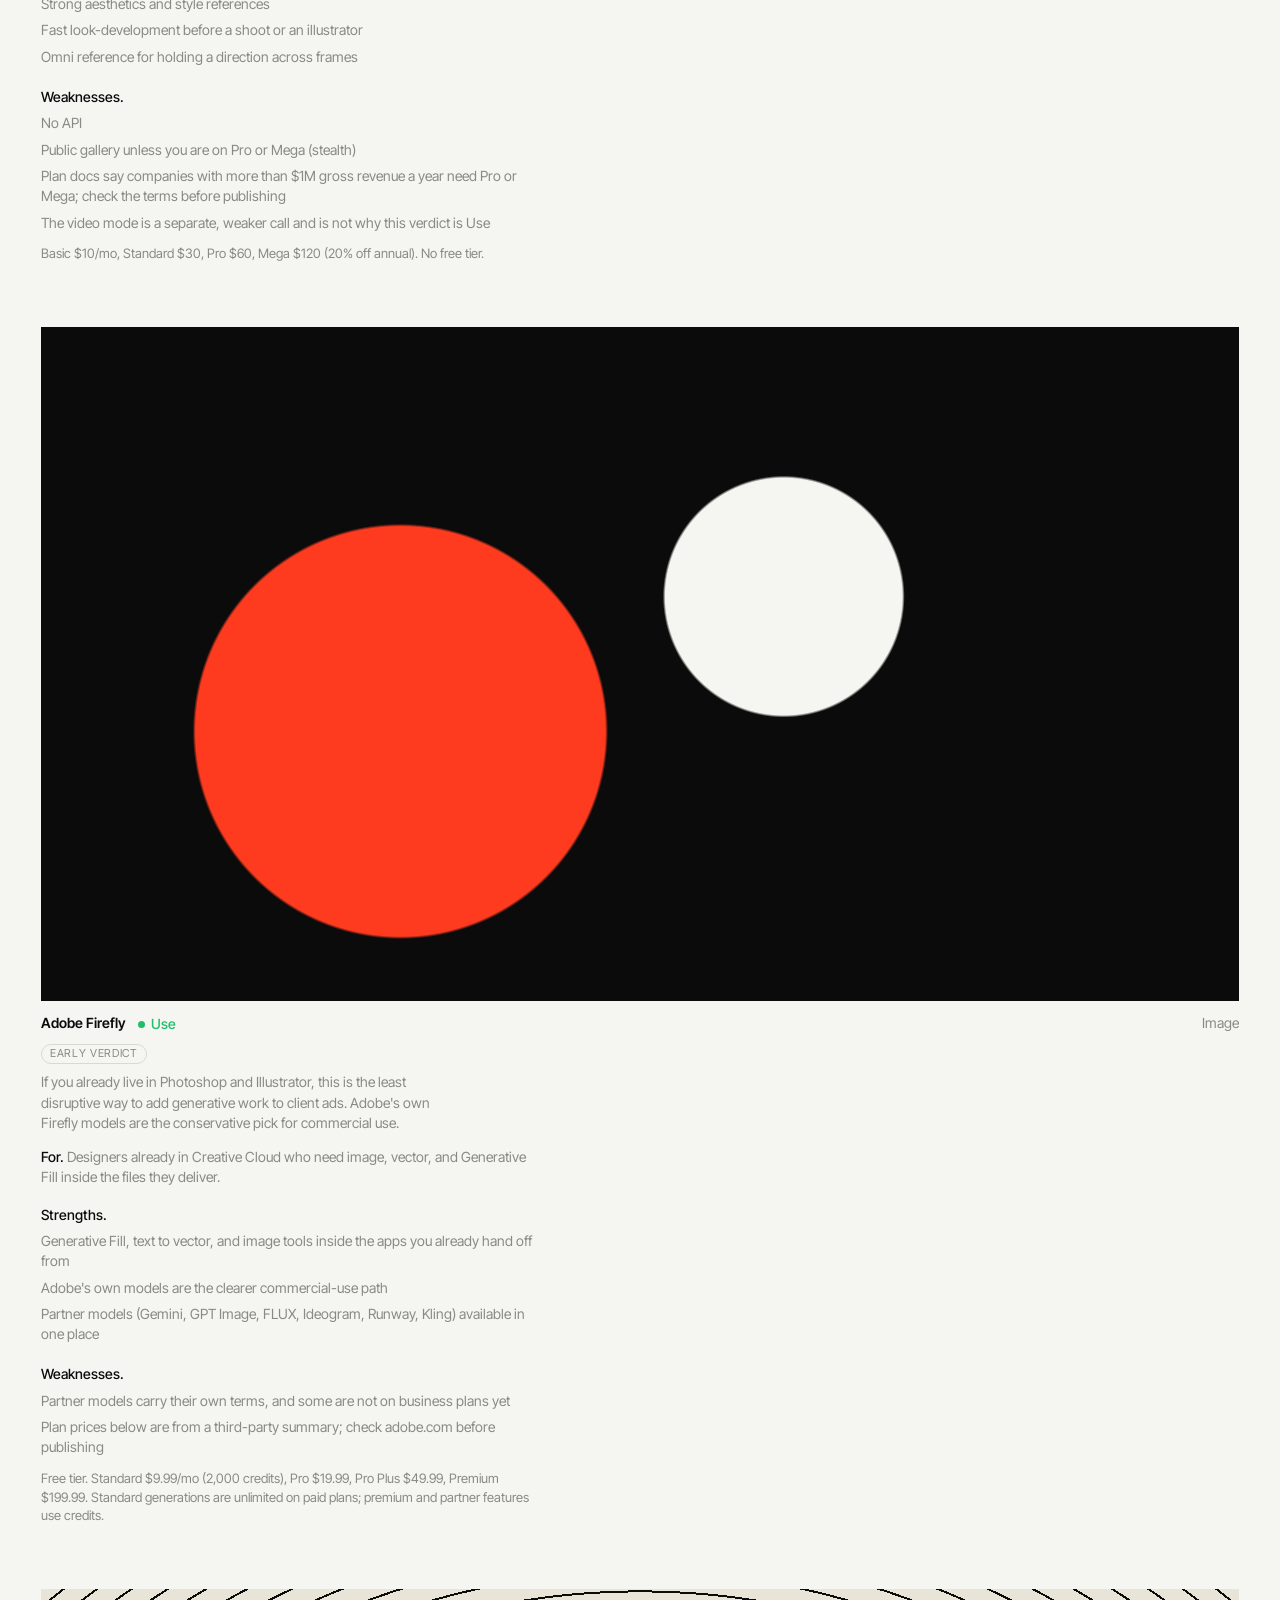
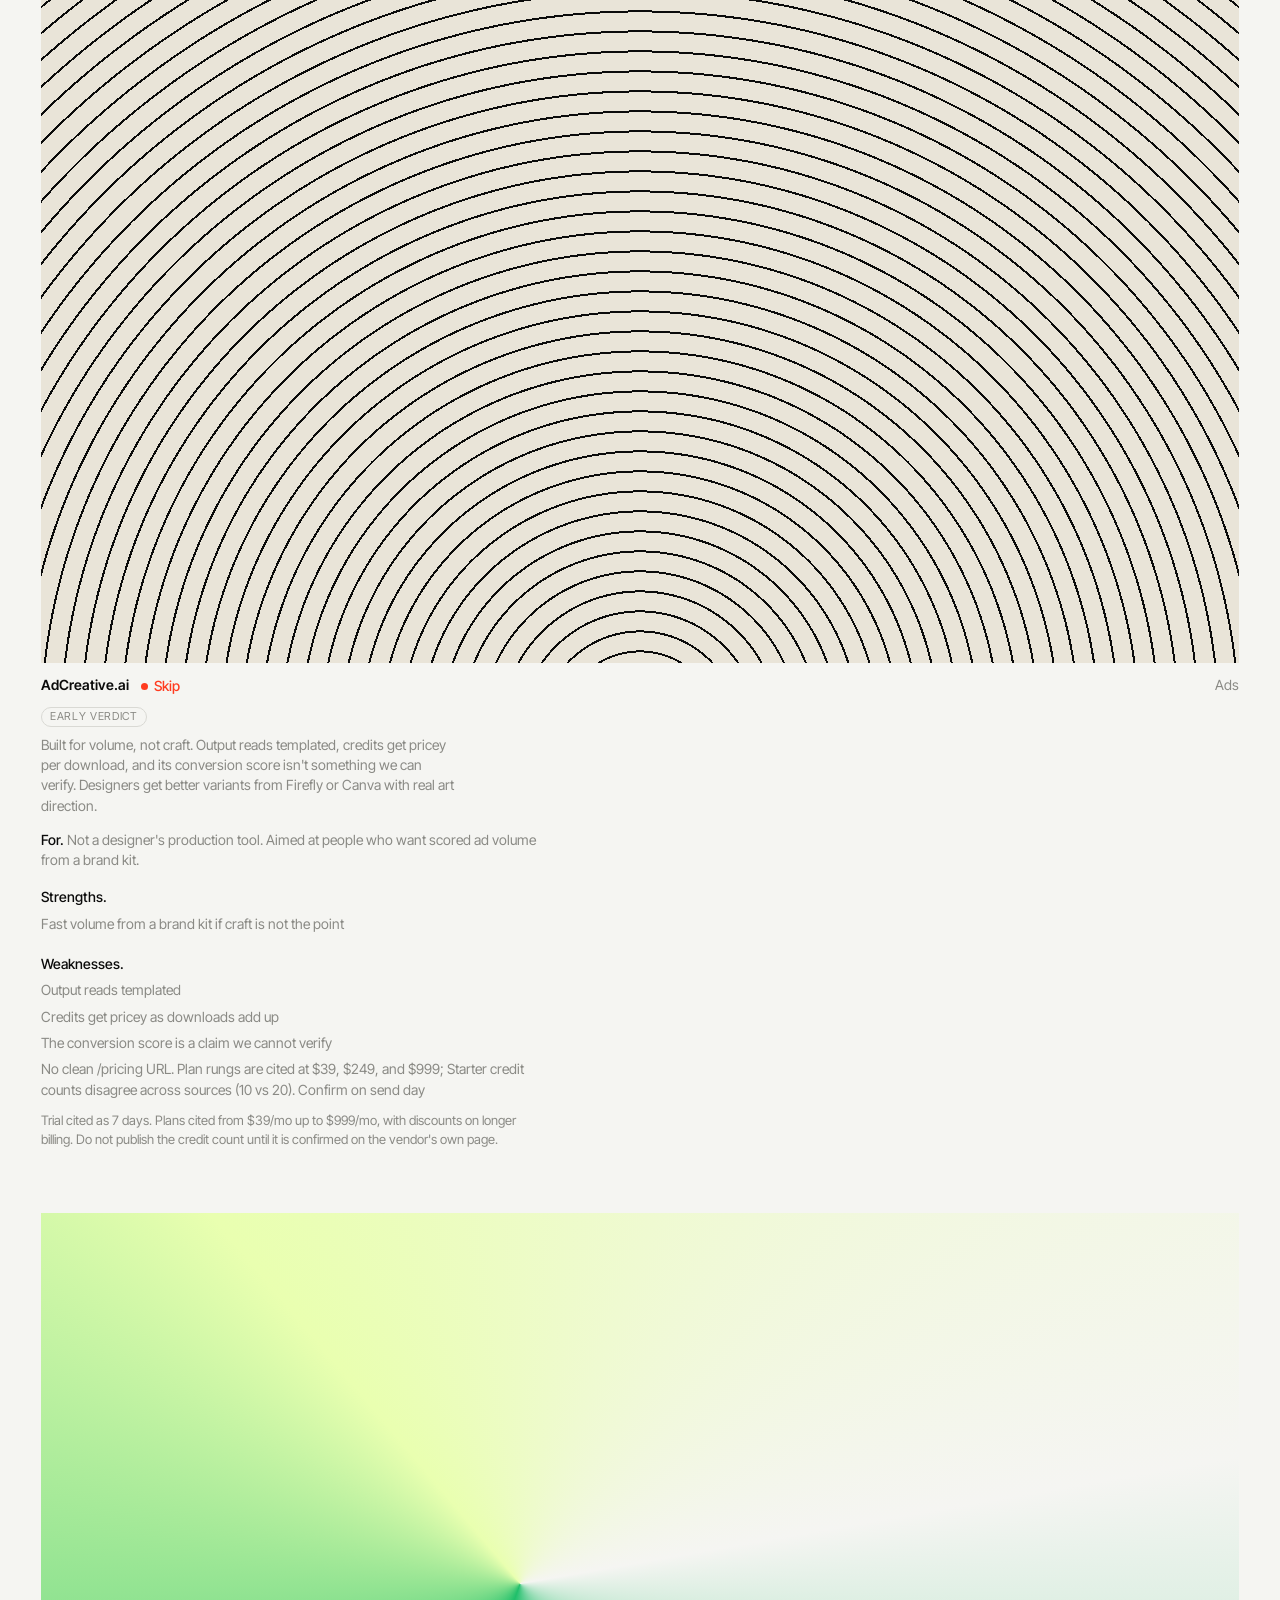
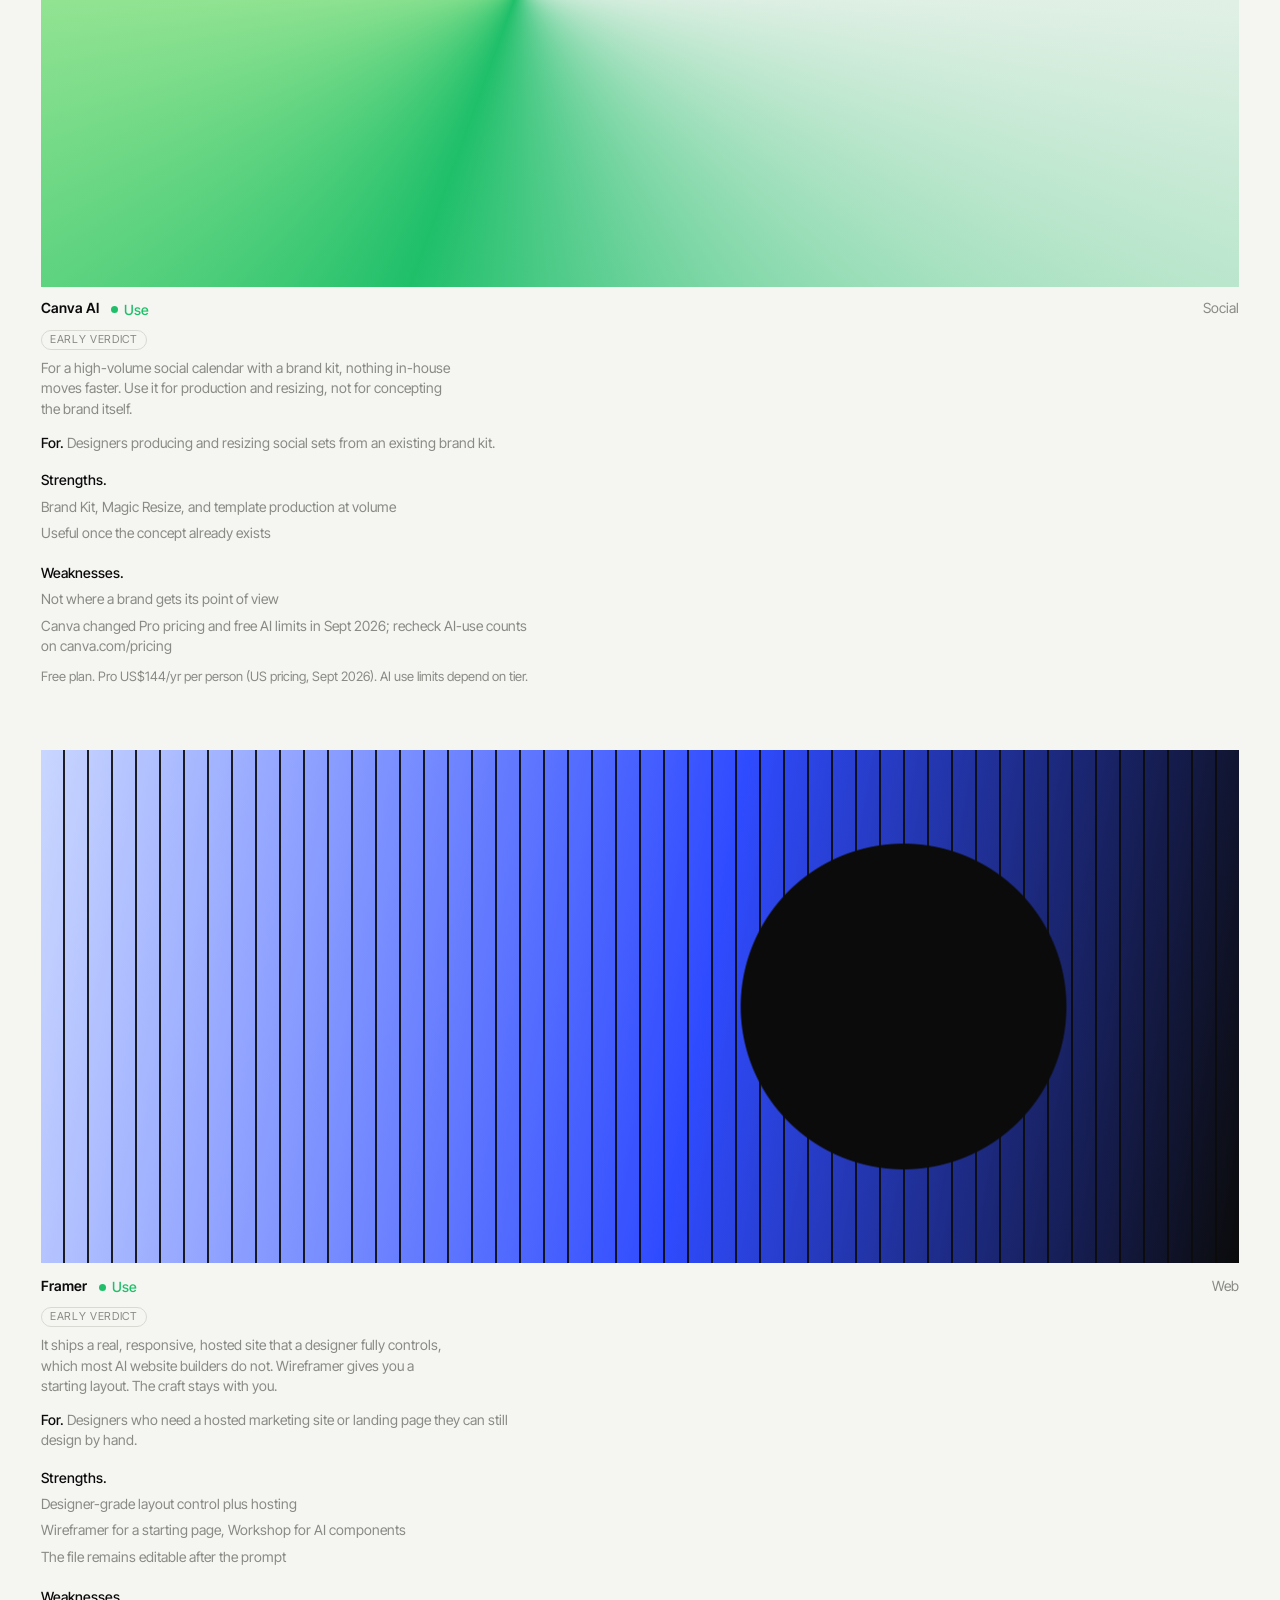
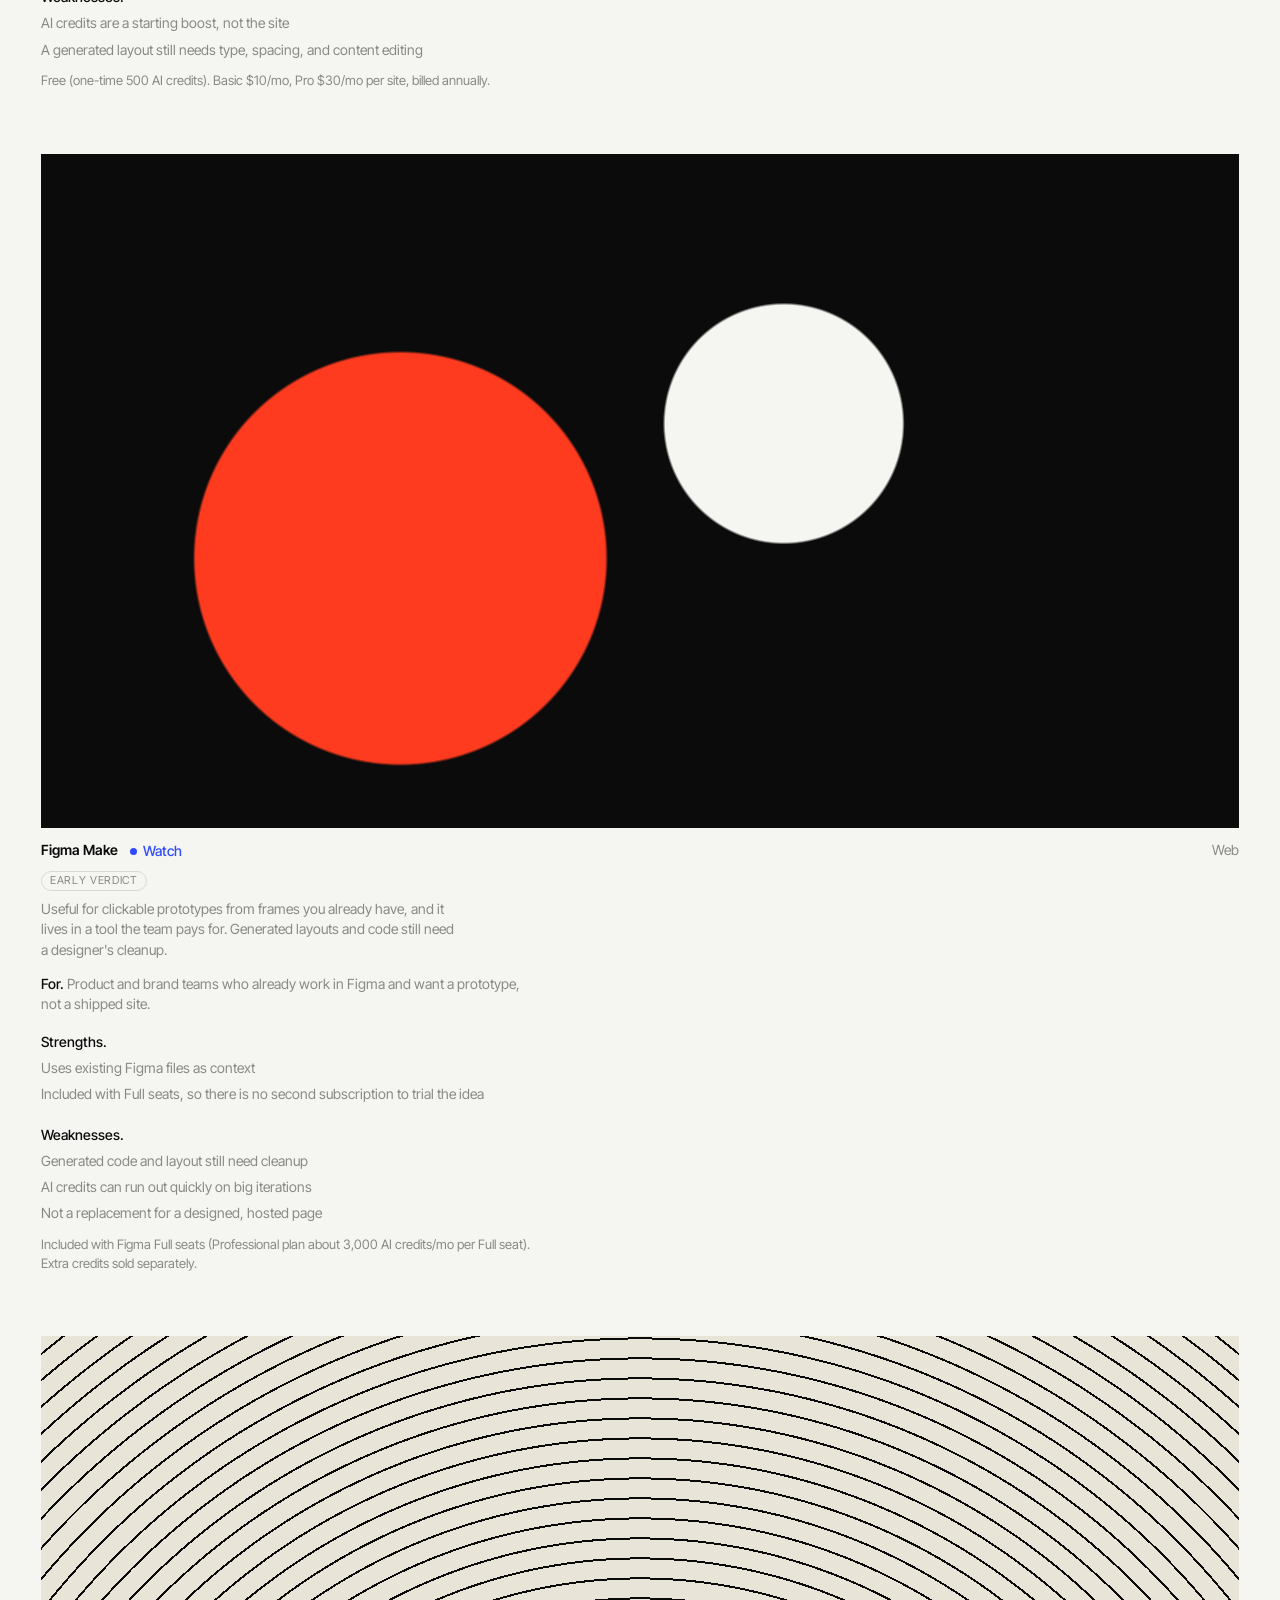
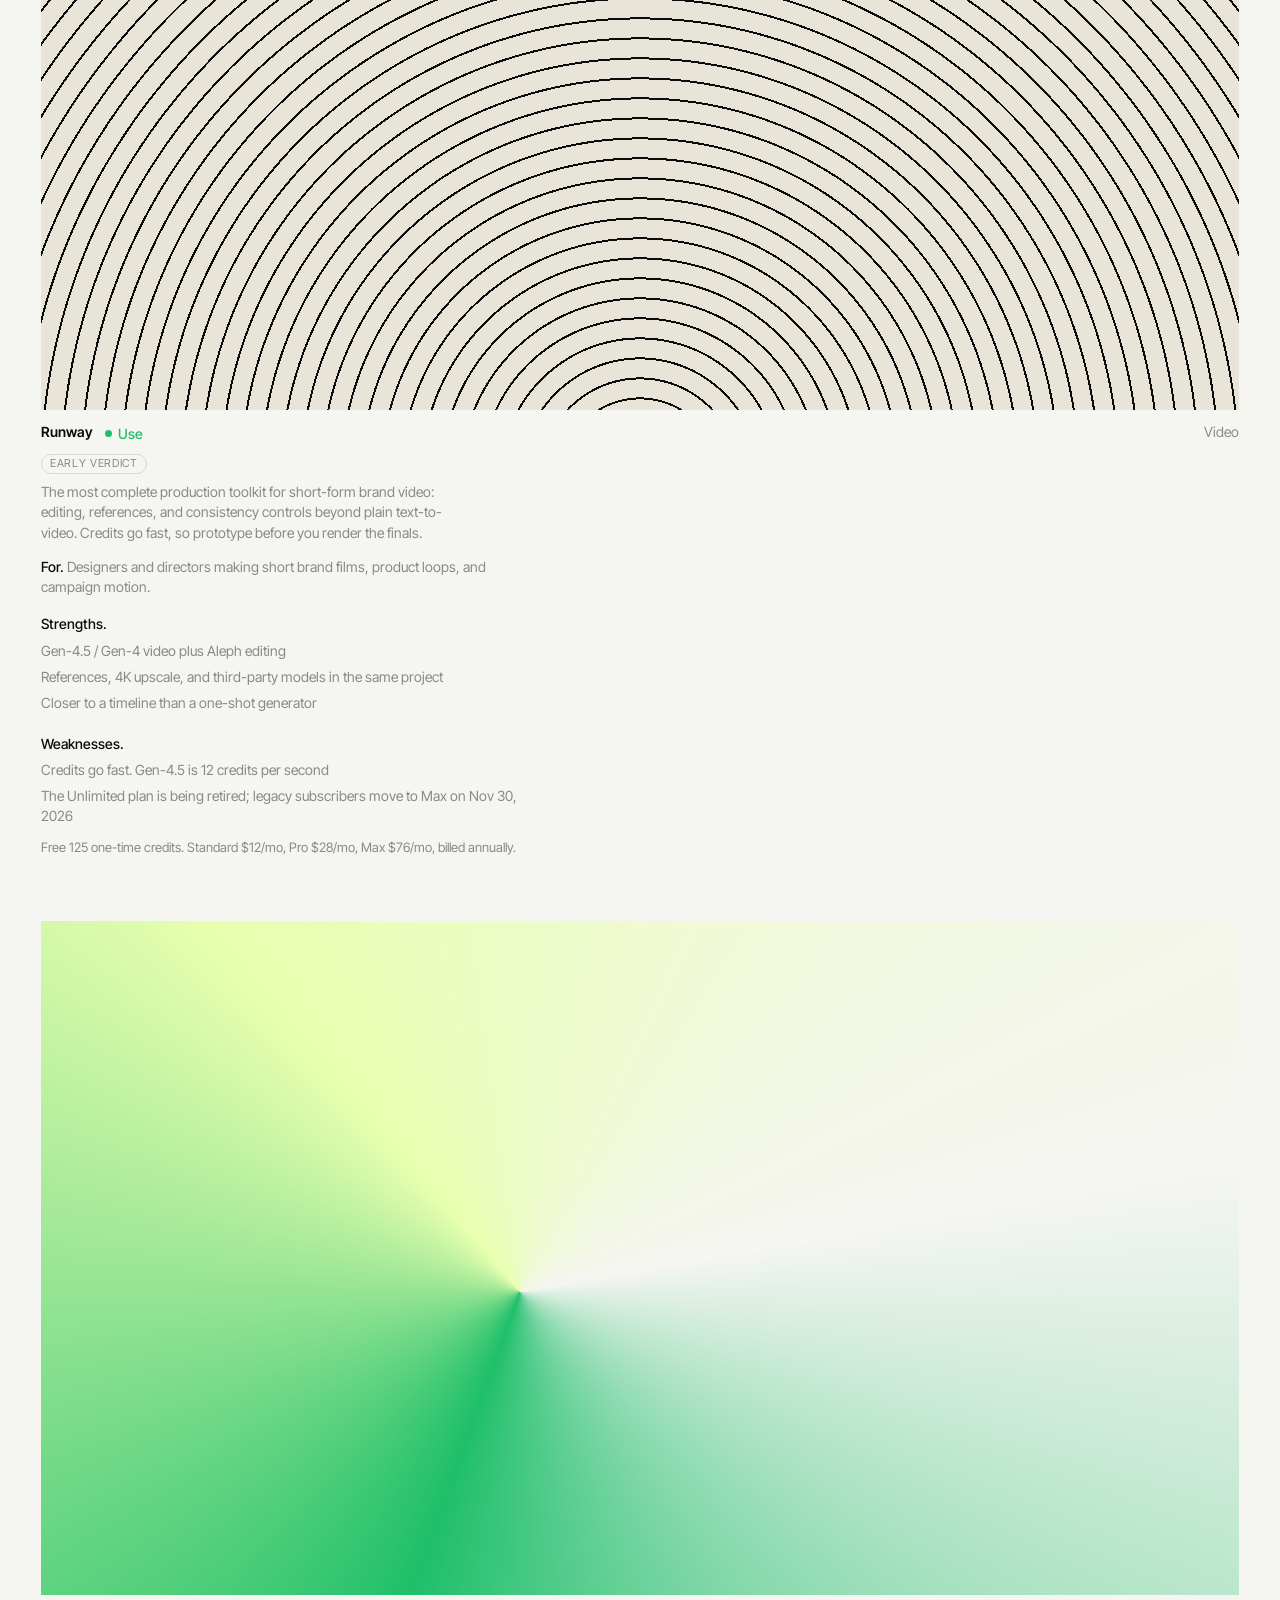
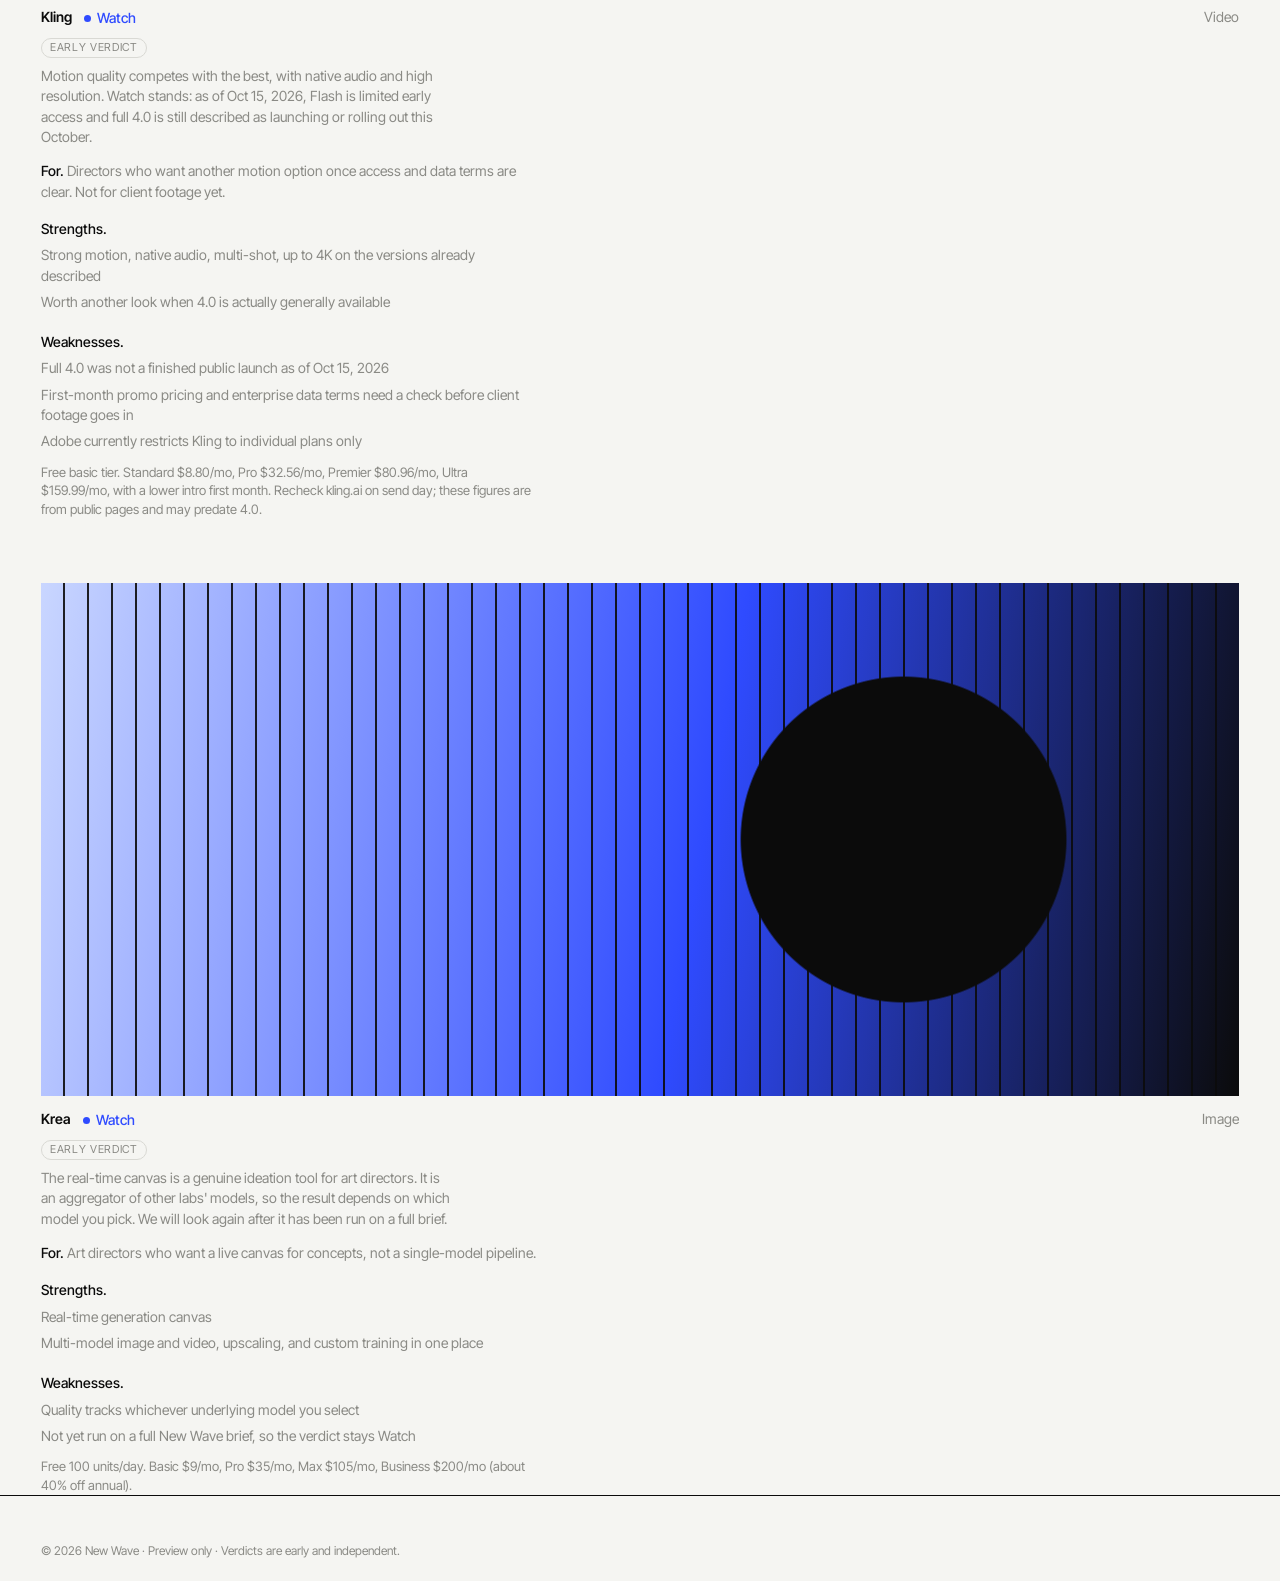
<file: stack.html>
<!doctype html>
<html lang="en">
<head>
<meta charset="utf-8">
<meta name="viewport" content="width=device-width, initial-scale=1">
<title>Weekly Stack preview — New Wave (Paid)</title>
<meta name="description" content="Preview of the Paid Weekly Stack: Use / Skip / Watch verdicts on AI tools for professional designers. Not live.">
<meta name="robots" content="noindex, nofollow">
<meta name="theme-color" content="#0b0b0b">
<link rel="canonical" href="https://newwavestack.com/stack.html">
<link rel="icon" href="/favicon.ico" sizes="32x32">
<link rel="icon" href="/favicon.svg" type="image/svg+xml">
<link rel="apple-touch-icon" href="/apple-touch-icon.png">
<link rel="preconnect" href="https://fonts.googleapis.com"><link rel="preconnect" href="https://fonts.gstatic.com" crossorigin>
<link href="https://fonts.googleapis.com/css2?family=Inter+Tight:ital,wght@0,400;0,500;0,600;0,700;1,400&display=swap" rel="stylesheet">
<link rel="stylesheet" href="styles.css">
<style>
.preview-banner{background:var(--ink);color:var(--bg);padding:14px var(--pad);font-size:13px;letter-spacing:.04em;text-transform:uppercase;display:flex;justify-content:space-between;gap:16px;flex-wrap:wrap;align-items:center}
.preview-banner a{color:var(--bg);border-bottom:1px solid rgba(245,245,242,.4)}
.nav{position:relative;mix-blend-mode:normal;color:var(--ink);background:var(--bg)}
.logo-drop{max-width:none}
.stack-page .cap h2{font-size:14px;font-weight:600;letter-spacing:0}
.stack-page{padding-top:clamp(48px,6vw,88px)}
.stack-page .work{row-gap:clamp(40px,5vw,80px)}
.stack-page .item .note{opacity:1;transform:none;max-width:52ch}
.stack-page .item:nth-child(2){margin-top:0}
.stack-page .item:nth-child(n){margin-top:0}
.stack-lead{padding-bottom:clamp(28px,4vw,48px)}
.stack-lead .legend{margin-top:18px}
.stack-lead .fine{margin-top:10px;max-width:72ch}
.stack-page .detail{margin-top:14px;max-width:62ch;font-size:14px;color:var(--mute)}
.stack-page .detail b{color:var(--ink);font-weight:500}
.stack-page .detail li{padding:3px 0 3px 0}
.stack-page .price{margin-top:8px;font-size:13px;color:var(--mute);max-width:62ch}
</style>
</head>
<body>
<a class="skiplink" href="#stack">Skip to the stack</a>
<div class="preview-banner">
  <span>Preview — Paid members area (not live)</span>
  <a href="/">Back to the site</a>
</div>
<header class="nav" data-nav>
  <a href="/" class="logo" aria-label="New Wave">N<span class="logo-drop">e</span>w<span class="logo-drop">&nbsp;</span>W<span class="logo-drop">a</span>v<span class="logo-drop">e</span><sup>®</sup></a>
</header>
<main id="stack" class="stack-page">
  <header class="sec-h grid stack-lead">
    <h1 id="stack-h" class="c-1-8 h-l">Weekly Stack</h1>
    <p class="c-1-12 legend" aria-label="Verdict legend">
      <span><b class="v-use">Use:</b> worth adding to your stack now.</span>
      <span><b class="v-skp">Skip:</b> not worth your time or money.</span>
      <span><b class="v-wat">Watch:</b> promising, not ready yet.</span>
    </p>
    <p class="c-1-12 fine" id="early-note">Early verdicts. First looks from public docs and pricing, checked Oct 15, 2026. Hands-on tests are in progress. Not yet run on a full creative-director brief.</p>
  </header>
  <div class="work grid" id="stack-list" aria-live="polite"></div>
</main>
<footer class="foot">
  <p class="fine foot-fine">© 2026 New Wave · Preview only · Verdicts are early and independent.</p>
</footer>
<script>
(function(){
  var arts=['art-2','art-3','art-4','art-1'];
  var verdictClass={Use:'v-use',Skip:'v-skp',Watch:'v-wat'};
  var list=document.getElementById('stack-list');
  var note=document.getElementById('early-note');
  function esc(s){return String(s==null?'':s).replace(/[&<>"']/g,function(c){return {'&':'&amp;','<':'&lt;','>':'&gt;','"':'&quot;',"'":'&#39;'}[c]})}
  function items(arr){return (arr||[]).map(function(x){return '<li>'+esc(x)+'</li>'}).join('')}
  fetch('/data/tools.json')
    .then(function(r){if(!r.ok)throw new Error(r.status);return r.json()})
    .then(function(data){
      if(data.disclaimer)note.textContent=data.disclaimer;
      var tools=data.tools||[];
      if(!tools.length){list.innerHTML='<p class="c-1-12 meta">No tools in this directory yet.</p>';return}
      list.innerHTML=tools.map(function(t,i){
        var v=verdictClass[t.verdict]||'v-wat';
        var price=t.price?'<p class="price">'+esc(t.price)+'</p>':'';
        return '<article class="item c-1-12 reveal">'
          +'<a class="item-link" href="'+esc(t.url)+'" target="_blank" rel="noopener">'
          +'<div class="art '+arts[i%arts.length]+'" role="img" aria-label="Abstract artwork"></div>'
          +'<div class="cap"><h2>'+esc(t.name)+'</h2><span class="v '+v+'">'+esc(t.verdict)+'</span><span class="job">'+esc(t.category)+'</span></div>'
          +'<span class="lbl">Early verdict</span>'
          +'<p class="note">'+esc(t.summary)+'</p>'
          +'<span class="sr">Opens in a new tab.</span></a>'
          +'<p class="detail"><b>For.</b> '+esc(t.whoFor)+'</p>'
          +'<ul class="detail"><li><b>Strengths.</b></li>'+items(t.strengths)+'</ul>'
          +'<ul class="detail"><li><b>Weaknesses.</b></li>'+items(t.weaknesses)+'</ul>'
          +price
          +'</article>';
      }).join('');
      document.querySelectorAll('#stack-list .reveal').forEach(function(el){el.classList.add('in')});
    })
    .catch(function(){
      list.innerHTML='<p class="c-1-12 meta">The directory did not load. Refresh to try again.</p>';
    });
})();
</script>
</body>
</html>
</file>
<file: styles.css>
:root{--bg:#f5f5f2;--ink:#0b0b0b;--mute:#8a8a85;--line:#d9d9d4;--use:#1fbf6a;--skp:#ff3b1f;--wat:#2f4bff;--g:clamp(16px,2vw,28px);--pad:clamp(20px,3.2vw,48px);--f:"Inter Tight",system-ui,sans-serif;--ease:cubic-bezier(.2,.7,.1,1)}
*{box-sizing:border-box;margin:0;padding:0}
html{scroll-behavior:smooth}
body{background:var(--bg);color:var(--ink);font:400 16px/1.45 var(--f);-webkit-font-smoothing:antialiased}
a{color:inherit;text-decoration:none}ul,ol{list-style:none}
::selection{background:var(--ink);color:var(--bg)}
.sr{position:absolute;width:1px;height:1px;overflow:hidden;clip:rect(0 0 0 0)}
.skiplink{position:absolute;left:-999px}.skiplink:focus{left:12px;top:12px;background:var(--ink);color:var(--bg);padding:8px 12px;z-index:20}
:focus-visible{outline:2px solid var(--wat);outline-offset:3px}
.grid{display:grid;grid-template-columns:repeat(12,1fr);column-gap:var(--g);padding:0 var(--pad)}
.c-1-4{grid-column:1/5}.c-1-5{grid-column:1/6}.c-1-7{grid-column:1/8}.c-1-8{grid-column:1/9}.c-1-9{grid-column:1/10}.c-1-10{grid-column:1/11}.c-1-12{grid-column:1/-1}.c-3-9{grid-column:3/10}.c-5-8{grid-column:5/9}.c-5-12{grid-column:5/13}.c-7-12{grid-column:7/13}.c-8-12{grid-column:8/13}.c-9-12{grid-column:9/13}.c-10-12{grid-column:10/13}
.mute{color:var(--mute)}.meta{font-size:13px;line-height:1.4;color:var(--mute)}.fine{font-size:12px;color:var(--mute)}
/* nav: 1440 frame, scaled with the hero */
.nav{position:fixed;top:0;left:0;z-index:10;width:1440px;height:60px;transform:scale(calc(100vw / 1440px));transform-origin:top left;transition:transform .5s var(--ease),background .3s;color:var(--ink);background:transparent;font-family:Inter,system-ui,sans-serif}
.nav.hide{transform:translateY(-100%) scale(calc(100vw / 1440px))}
.logo{position:absolute;left:46px;top:18px;font-weight:700;font-size:20px;letter-spacing:-.8px;line-height:1;white-space:nowrap}.logo sup{font-weight:500;font-size:9px;letter-spacing:0;margin-left:1px;vertical-align:top;line-height:1;position:relative;top:1px}
.logo-drop{display:inline-block;max-width:var(--w,1em);margin-right:-.04em;clip-path:inset(0);opacity:1;vertical-align:baseline;white-space:nowrap;transition:max-width .4s var(--ease),opacity .4s var(--ease),margin-right .4s var(--ease)}
.nav.scrolled .logo-drop{max-width:0;margin-right:0;opacity:0}
.nav>nav{position:absolute;left:390px;top:21px}
.navlinks{display:flex;gap:22px;font-size:14px;font-weight:500;line-height:normal}
.navlinks a{white-space:nowrap}
.navlinks a,.foot a,.arrow-btn{background:linear-gradient(currentColor,currentColor) 0 100%/0 1px no-repeat;transition:background-size .45s var(--ease)}
.navlinks a:hover,.foot a:hover,.arrow-btn:hover{background-size:100% 1px}
.navcta{position:absolute;left:1326px;top:21px;font-size:14px;font-weight:500;line-height:normal}
.nav.scrolled{background:rgba(230,230,226,.94)}
.menu{display:none}
/* type */
.display{font-weight:600;font-size:clamp(56px,9.6vw,172px);line-height:.88;letter-spacing:-.055em;grid-column:1/13;max-width:11.5ch}
.display-2{font-weight:600;font-size:clamp(52px,8.4vw,150px);line-height:.9;letter-spacing:-.05em}
.h-l{font-weight:600;font-size:clamp(40px,5.2vw,88px);line-height:.92;letter-spacing:-.045em}
.h-s{font-weight:500;font-size:22px;line-height:1.15;letter-spacing:-.02em}
.body-l{font-size:clamp(18px,1.5vw,22px);line-height:1.3;letter-spacing:-.015em;margin-bottom:28px}
/* hero: 1440×800 frame. Type container is top -30; line tops are inside it. */
.hero{background:#e6e6e2;position:relative;height:calc(100vw * 800 / 1440);overflow:hidden}
.hero-stage{width:1440px;height:800px;position:absolute;top:0;left:0;transform:scale(calc(100vw / 1440px));transform-origin:top left}
.hero-type{position:absolute;left:0;top:-30px;width:1440px;height:800px;font-family:Inter,system-ui,sans-serif;font-weight:800;font-size:99px;line-height:80px;letter-spacing:-4.455px;color:#0b0b0b}
.hero-type .l{position:absolute;white-space:nowrap;z-index:1}
.l-ai{left:310px;top:224px}
.l-up{top:224px;right:190px;margin-right:189.22px}
.l-work{top:304px;right:190px}
.l-under{left:90px;top:353px}
.l-stand{left:90px;top:433px}
.l-people{left:262px;top:538px}
.l-sets{left:calc(50% - 168px);top:629px}
.hero-square{position:absolute;z-index:2;left:50%;top:50%;transform:translate(-50%,-50%);width:500px;height:260px;background:#b4c4c2;color:#0b0b0b;padding:22px 22px 18px;display:flex;flex-direction:column;justify-content:space-between;align-items:flex-start;border:0;overflow:hidden;font-family:Inter,system-ui,sans-serif}
.hero-square .sq-top,.hero-square .sq-bot{display:flex;flex-direction:column;width:100%}
.hero-square .sq-top{gap:19px}
.hero-square .sq-bot{gap:12px}
.hero-square .sq-label{display:flex;align-items:center;gap:8px;font-size:11px;font-weight:700;letter-spacing:.88px;line-height:normal}
.hero-square .sq-label i{width:8px;height:8px;background:#0b0b0b;display:block;flex:none}
.hero-square .pitch{width:min(316px,100%);font-size:15px;font-weight:500;line-height:1.3;letter-spacing:-.3px}
.hero-square .join-row{display:flex;align-items:center;gap:8px;width:100%}
.hero-square.signup{display:flex;flex-direction:column;justify-content:space-between;grid-template-columns:none;border:0;row-gap:0}
.hero-square.signup input[type=email]{flex:1 1 auto;min-width:0;width:auto;border:0;border-bottom:1.5px solid #0b0b0b;background:transparent;color:#0b0b0b;font:500 16px/normal Inter,system-ui,sans-serif;letter-spacing:-.32px;padding:8px 0;border-radius:0}
.hero-square.signup input[type=email]::placeholder{color:#0b0b0b;opacity:.55}
.hero-square.signup .hp{position:absolute;left:-9999px;width:1px;height:1px;padding:0;overflow:hidden}
.hero-square .join-row button{width:90px;flex:none;background:#0b0b0b;color:#e6e6e2;border:0;font:500 13px/normal Inter,system-ui,sans-serif;padding:10px 12px;cursor:pointer}
.hero-square .join-row button:disabled{opacity:.45;cursor:default}
.hero-square.signup .ok{position:static;top:0;grid-column:auto;font-size:13px;line-height:1.3;font-weight:500}
.hero-square .ok.is-err{color:#0b0b0b}
.hero-square .sq-details{align-self:flex-start;font-size:14px;font-weight:600;letter-spacing:-.28px;line-height:normal}
.hire-orb{position:absolute;z-index:3;left:932px;top:calc(50% + .5px);transform:translateY(-50%);height:75px;display:flex;align-items:center;gap:10px;font-family:Inter,system-ui,sans-serif;font-size:14px;font-weight:900;letter-spacing:-.28px;line-height:normal;white-space:nowrap;color:#0b0b0b}
.hire-orb .orb{width:56px;height:56px;border-radius:28px;background:#0b0b0b;color:#fff;display:grid;place-items:center;flex:none;overflow:hidden}
.wave-run{display:block;animation:wave-flow 2.6s linear infinite}
.hire-orb:hover .wave-run{animation-duration:1.5s}
@keyframes wave-flow{from{transform:translateX(0)}to{transform:translateX(-28px)}}
.hero-verb{font-size:22px;letter-spacing:-.02em;font-weight:500;display:flex;gap:.35em;flex-wrap:wrap}
.rot{position:relative;display:inline-block;height:1.2em;overflow:hidden;overflow:clip;min-width:4.2em}
.rot b{position:absolute;left:0;top:0;font-weight:600;opacity:1;transform:translateY(110%);transition:transform .7s var(--ease),opacity .7s var(--ease)}
.rot b.is-active{transform:none}
.rot b.is-exit{opacity:0;transform:translateY(-110%)}
.rot b.is-instant{transition:none}
.v-use{color:var(--use)}.v-skp{color:var(--skp)}.v-wat{color:var(--wat)}
.hero-lede{font-size:22px;line-height:1.25;letter-spacing:-.02em;max-width:30ch}
.btn-ink,.btn-line{display:inline-flex;gap:.4em;align-items:center;align-self:flex-start;font:500 14px var(--f);padding:12px 16px;text-decoration:none;border:0;cursor:pointer}
.btn-ink{background:var(--ink);color:var(--bg)}
.btn-line{border:1px solid var(--ink);color:var(--ink);background:transparent}
.btn-ink i,.btn-line i{font-style:normal;transition:transform .45s var(--ease)}
.btn-ink:hover i,.btn-line:hover i{transform:translateX(5px)}
.btn-ink:disabled{opacity:.4;cursor:default}
.btn-ink:disabled:hover i{transform:none}
/* art plates: original CSS compositions standing in for tool output */
.plate-hero{padding:0 var(--pad)}
.plate{overflow:hidden}
.art{width:100%;aspect-ratio:16/9;transition:transform 1.1s var(--ease);background:#ddd}
.art.tall{aspect-ratio:4/5}
.art-1{aspect-ratio:21/9;background:
 radial-gradient(circle at 72% 50%,#0b0b0b 0 18%,transparent 18.2%),
 repeating-linear-gradient(90deg,transparent 0 22px,rgba(11,11,11,.9) 22px 24px),
 linear-gradient(100deg,#c9d6ff,#2f4bff 55%,#0b0b0b)}
.art-2{background:radial-gradient(circle at 30% 60%,#ff3b1f 0 22%,transparent 22.3%),radial-gradient(circle at 62% 40%,#f5f5f2 0 14%,transparent 14.3%),#0b0b0b}
.art-3{background:repeating-radial-gradient(circle at 50% 110%,#e9e4d8 0 18px,#0b0b0b 18px 20px)}
.art-4{background:conic-gradient(from 200deg at 40% 55%,#1fbf6a,#e9ffb0,#f5f5f2,#1fbf6a);}
.plate figcaption,.cap{display:flex;gap:12px;align-items:baseline;padding-top:12px;font-size:14px}
.lbl,.job{margin-left:auto;color:var(--mute)}
.lbl{border:1px solid var(--line);padding:1px 8px;border-radius:99px;font-size:11px;text-transform:uppercase;letter-spacing:.06em}
/* signup */
.signup-row{padding-top:clamp(56px,7vw,110px);padding-bottom:clamp(56px,7vw,110px);align-items:start}
.signup{display:grid;grid-template-columns:1fr auto;border-bottom:1px solid var(--ink);row-gap:0}
.signup input{border:0;background:transparent;font:500 clamp(24px,2.6vw,40px)/1 var(--f);letter-spacing:-.03em;padding:8px 0 16px;outline:0;min-width:0}
.signup input::placeholder{color:#b9b9b4}
.signup .hp{position:absolute;left:-9999px;width:1px;height:1px;padding:0;overflow:hidden}
.signup .fine,.signup .ok{grid-column:1/3;position:relative;top:16px}
.signup .ok.is-err{color:var(--skp)}
.signup .arrow-btn:disabled{opacity:.4;cursor:default}
.signup .arrow-btn:disabled:hover i{transform:none}
.arrow-btn{display:inline-flex;gap:.4em;align-items:center;font:500 15px var(--f);background-color:transparent;border:0;cursor:pointer;color:inherit;padding-bottom:2px;align-self:center}
.arrow-btn i{font-style:normal;display:inline-block;transition:transform .45s var(--ease)}.arrow-btn:hover i{transform:translateX(5px)}
/* sections */
.sec{padding:clamp(88px,11vw,180px) 0}
.sec-h{margin-bottom:clamp(40px,5vw,80px);align-items:end}
.sec-h .meta{justify-self:start;max-width:34ch}
#weekly-stack>.sec-h{margin-bottom:clamp(18px,2.2vw,28px)}
.verdict-key{padding:0 var(--pad);margin-bottom:clamp(28px,3.4vw,48px);display:grid;gap:6px}
.legend{display:flex;flex-wrap:wrap;align-items:baseline;font:400 12px/1.45 ui-monospace,SFMono-Regular,Menlo,Consolas,monospace;color:var(--mute)}
.legend>span{white-space:nowrap}
.legend>span+span::before{content:"·";margin:0 .7em}
.legend b{font-weight:500}
.verdict-key .fine{max-width:78ch;line-height:1.45}
.ink{background:var(--ink);color:var(--bg)}.ink .meta,.ink .mute{color:#8a8a85}
/* work */
.work{row-gap:clamp(56px,7vw,110px);align-items:start}
.item-link{display:block}.item-link .art{will-change:transform}
.item-link>div:first-child{overflow:hidden}
.item{overflow:visible}.item .art{transform-origin:center}
.item-link:hover .art{transform:scale(1.035)}
.item-link{position:relative}
.cap h3{font-size:14px;font-weight:600}
.v{font-size:14px;font-weight:500;display:inline-flex;align-items:center;gap:6px}
.v::before{content:"";width:7px;height:7px;border-radius:50%;background:currentColor}
.item-link .lbl{display:inline-block;margin-top:10px}
.note{font-size:14px;color:var(--mute);max-width:46ch;margin-top:8px;opacity:0;transform:translateY(-4px);transition:.5s var(--ease)}
.item-link:hover .note,.item-link:focus .note{opacity:1;transform:none}
.recipe-note{margin-top:16px}
#verdicts,#weekly-stacks,#weekly-stack,#pricing,#membership,#studio,#backstop,#agency,#resource,#inquire,#ways,#case-study,#recipes,#faq,#subscribe,#sponsors{scroll-margin-top:76px}
.item:nth-child(2){margin-top:clamp(80px,12vw,200px)}
/* plate wrapper overflow for scale */
.item .art{display:block}
.item-link{overflow:hidden}
/* case study */
.dim{color:#5c5c58}
.act-cta{margin:22px 0 16px}
.previews{display:grid;grid-template-columns:1fr 1fr;gap:8px}
.tile{position:relative;overflow:hidden;border:1px solid #2a2a28}
.tile .art{aspect-ratio:1;transform:scale(1.12)}
.tile:hover .art{transform:scale(1.18)}
.tile::after{content:"";position:absolute;inset:0;background:linear-gradient(to top,rgba(11,11,11,.7),rgba(11,11,11,.08) 52%);pointer-events:none}
.lock{position:absolute;left:12px;bottom:12px;z-index:1;font-size:11px;letter-spacing:.08em;text-transform:uppercase;color:#f5f5f2;border:1px solid rgba(245,245,242,.42);padding:3px 8px;border-radius:99px}
/* index list */
.index{padding:0 var(--pad);border-top:1px solid var(--ink)}
.index a{display:grid;grid-template-columns:repeat(12,1fr);column-gap:var(--g);align-items:baseline;padding:22px 0;border-bottom:1px solid var(--line);transition:padding .5s var(--ease),color .3s}
.index .n{grid-column:1/2;font-size:13px;color:var(--mute)}
.index .t{grid-column:2/7;font-weight:600;font-size:clamp(24px,2.6vw,40px);letter-spacing:-.035em;line-height:1}
.index .d{grid-column:7/11;font-size:14px;color:var(--mute)}
.index .s{grid-column:7/11;grid-row:2;padding-top:6px;font-size:11px;text-transform:uppercase;letter-spacing:.06em;color:var(--mute)}
.index .p{grid-column:11/13;justify-self:end;font-size:15px;font-weight:500}
.index a:not(:has(.p)) .d,.index a:not(:has(.p)) .s{grid-column:7/13}
.index a:hover{padding-left:18px;padding-right:0}
.index li:hover~li a,.index:hover a:not(:hover){color:#b9b9b4}
/* tiers + plans */
.tiers{grid-column:1/-1;border-top:1px solid var(--ink)}
.tier{display:grid;grid-template-columns:1fr 1fr;gap:8px var(--g);padding:22px 0;border-bottom:1px solid var(--line)}
.tier h3{font-size:15px;font-weight:600}
.tier .tier-copy{grid-column:2;font-size:14px;color:var(--mute);margin-top:-4px}
.tier .tier-cta{grid-column:2;justify-self:start;margin-top:8px}
.tier-flag .tier-cta{grid-column:1/-1}
.amt{font-weight:600;font-size:clamp(40px,4.2vw,68px);line-height:.95;letter-spacing:-.05em;grid-column:2;grid-row:1}
.amt small{font-size:14px;font-weight:500;letter-spacing:0;color:var(--mute);margin-left:4px}
.tier-flag{grid-template-columns:1fr auto;align-items:baseline;border-top:4px solid var(--ink);padding-top:18px;margin-top:10px}
.tier-flag h3{font-size:clamp(22px,2vw,28px);letter-spacing:-.03em}
.tier-flag .amt{white-space:nowrap;justify-self:end}
.tier-flag .limit,.tier-flag .pitch,.tier-flag .includes,.tier.tier-flag p.fine{grid-column:1/-1}
.tier-flag .limit{font-size:13px;color:var(--mute);margin-top:4px}
.tier-flag .pitch{font-size:15px;line-height:1.35;letter-spacing:-.015em;max-width:42ch;margin-top:16px}
.tier-flag .includes{display:grid;grid-template-columns:1fr 1fr;column-gap:var(--g);row-gap:8px;margin-top:18px;font-size:14px;line-height:1.35;color:var(--mute)}
.tier.tier-flag p.fine{margin-top:16px;font-size:12px}
.tier-foot{display:flex;justify-content:space-between;gap:20px;padding-top:20px;flex-wrap:wrap}
.plans{row-gap:40px}
.plan{border-top:1px solid var(--ink);padding-top:20px;display:flex;flex-direction:column;gap:12px;min-height:340px}
.plan h3{font-size:15px;font-weight:600;display:flex;gap:10px;flex-wrap:wrap;align-items:center}
.plan .amt{font-size:clamp(56px,6vw,96px)}
.plan>p:not(.amt):not(.meta){font-size:15px;max-width:30ch}
.plan .arrow-btn{margin-top:auto;align-self:flex-start}
.plan.on{border-top-width:4px;padding-top:17px}
.flag{font-size:11px;font-weight:500;text-transform:uppercase;letter-spacing:.06em;background:var(--ink);color:var(--bg);padding:3px 8px;border-radius:99px}
/* independence */
.indep{border-top:1px solid #333;padding-top:20px}
.indep ol{counter-reset:i;margin-top:12px}
.indep li{counter-increment:i;display:grid;grid-template-columns:40px 1fr;padding:14px 0;border-bottom:1px solid #262624;font-size:16px;color:#bdbdb8}
.indep li::before{content:counter(i,decimal-leading-zero);color:#5c5c58;font-size:13px;padding-top:2px}
.indep b{color:var(--bg);font-weight:600}
/* faq */
.faq{border-top:1px solid var(--ink)}
.faq details{border-bottom:1px solid var(--line)}
.faq summary{list-style:none;cursor:pointer;display:flex;justify-content:space-between;gap:20px;padding:22px 0;font-weight:500;font-size:clamp(20px,1.9vw,28px);letter-spacing:-.025em;transition:color .3s}
.faq summary::-webkit-details-marker{display:none}
.faq summary::after{content:"+";font-weight:400;transition:transform .45s var(--ease)}
.faq details[open] summary::after{transform:rotate(45deg)}
.faq summary:hover{color:var(--mute)}
.faq p{padding:0 0 24px;max-width:56ch;color:#4a4a47}
/* footer */
.foot{background:var(--bg);border-top:1px solid var(--ink);padding-top:28px;overflow:hidden}
.foot-top{font-size:14px;row-gap:24px}.foot ul{display:grid;gap:4px}
.wordmark{font-weight:600;font-size:clamp(80px,21.5vw,400px);line-height:.8;letter-spacing:-.07em;padding:clamp(60px,8vw,140px) var(--pad) 0;white-space:nowrap;margin-left:-.04em}
.foot-fine{padding:18px var(--pad) 22px}
/* reveal */
.reveal{opacity:0;transform:translateY(32px);transition:opacity 1s var(--ease),transform 1s var(--ease)}
.reveal.in{opacity:1;transform:none}
@media (prefers-reduced-motion:reduce){*{transition:none!important}.reveal{opacity:1;transform:none}.wave-run{animation:none}}
/* mobile */
html.nav-open,body.nav-open{overflow:hidden}
/* two paths */
.paths{grid-column:1/-1;display:grid;grid-template-columns:1fr 1fr;gap:clamp(16px,2vw,24px);align-items:stretch}
.path{display:flex;flex-direction:column;gap:14px;padding:clamp(28px,3vw,40px);min-width:0}
.path h2{font-weight:600;font-size:clamp(28px,2.6vw,40px);letter-spacing:-.04em;line-height:1.05}
.path .sub{font-size:16px;line-height:1.4;max-width:38ch}
.path-dark{background:var(--ink);color:var(--bg)}
.path-dark .sub{color:#bdbdb8}
.path-light{background:#fff;color:var(--ink);border:1px solid var(--line)}
.path-light .sub{color:#5c5c58}
.path .signup{border-bottom-color:var(--line);margin-top:8px}
.path .signup input{font-size:clamp(20px,2vw,32px)}
.path .signup .fine,.path .signup .ok{top:0;padding-top:14px}
.btn-fill{display:inline-flex;gap:.4em;align-items:center;align-self:flex-start;margin-top:auto;background:var(--bg);color:var(--ink);font:500 14px var(--f);padding:12px 16px;text-decoration:none}
.btn-fill i{font-style:normal;transition:transform .45s var(--ease)}
.btn-fill:hover i{transform:translateX(5px)}
.studio-sub{display:block;margin-top:14px;max-width:18em;font-size:clamp(20px,2.2vw,32px);font-weight:500;letter-spacing:-.035em;line-height:1.15;color:var(--mute)}
.studio-price{margin-top:clamp(48px,6vw,80px)}
.kicker{grid-column:1/-1;margin:clamp(28px,4vw,48px) 0 16px;font-size:11px;letter-spacing:.08em;text-transform:uppercase;color:var(--mute)}
.sec-h .kicker{margin:0 0 14px}
#resource{padding-bottom:clamp(12px,2vw,28px)}
#resource+#verdicts+#weekly-stacks+#weekly-stack{padding-top:clamp(20px,3vw,40px)}
.steps{grid-column:1/-1;display:grid;grid-template-columns:repeat(5,minmax(0,1fr));gap:16px;align-items:stretch}
.step{border:1px solid var(--line);background:#fff;padding:22px 20px 24px;display:flex;flex-direction:column;gap:10px;min-width:0}
.step .idx{font-size:13px;color:var(--mute)}
.who{font-size:11px;font-weight:700;letter-spacing:.08em;text-transform:uppercase}
.who.agent{color:var(--wat)}
.who.human{color:var(--ink)}
.step h3{font-size:clamp(18px,1.35vw,22px);font-weight:500;letter-spacing:-.02em;line-height:1.15}
.step p{font-size:14px;line-height:1.4;color:#5c5c58}
.audit{grid-column:1/-1;display:grid;grid-template-columns:1.1fr .9fr;gap:clamp(24px,4vw,64px);background:var(--ink);color:var(--bg);padding:clamp(28px,3.4vw,48px);align-items:end}
.audit .kicker{margin:0 0 14px;color:#8a8a85}
.audit h3{font-weight:600;font-size:clamp(36px,4vw,64px);letter-spacing:-.045em;line-height:.92}
.audit .promise{margin-top:16px;font-size:clamp(18px,1.5vw,22px);line-height:1.3;letter-spacing:-.02em;max-width:28ch}
.audit .amt{grid-column:auto;grid-row:auto;color:var(--bg)}
.audit .detail{margin-top:16px;font-size:15px;line-height:1.45;color:#bdbdb8;max-width:46ch}
.audit .fine{margin-top:14px;max-width:46ch;color:#8a8a85}
.audit .btn-fill{margin-top:22px}
.consult{grid-column:1/-1;display:grid;grid-template-columns:repeat(3,minmax(0,1fr));gap:16px;align-items:stretch}
.consult article{border:1px solid var(--line);background:#fff;padding:24px 22px 26px;display:flex;flex-direction:column;gap:12px;min-width:0}
.consult h3{font-weight:600;font-size:clamp(22px,2vw,28px);letter-spacing:-.03em;line-height:1.05}
.consult .amt{grid-column:auto;grid-row:auto;font-size:clamp(36px,3vw,52px)}
.consult .detail{font-size:14px;line-height:1.45;color:#5c5c58}
.consult .arrow-btn{margin-top:auto;align-self:flex-start}
.ways{grid-column:1/-1;border-top:1px solid var(--ink)}
.ways li{display:grid;grid-template-columns:minmax(160px,280px) 1fr auto;gap:12px 28px;align-items:baseline;padding:16px 0;border-bottom:1px solid var(--line)}
.ways h3{font-size:18px;font-weight:600;letter-spacing:-.03em}
.ways p{font-size:14px;line-height:1.4;color:#5c5c58}
.ways .arrow-btn{white-space:nowrap}
.see-price{margin-top:8px}
.see-price summary{cursor:pointer;list-style:none;display:inline-flex;align-items:center;gap:.45em;padding:14px 0;font-size:14px;font-weight:500}
.see-price summary::-webkit-details-marker{display:none}
.see-price summary::after{content:"→";transition:transform .45s var(--ease)}
.see-price[open] summary::after{transform:rotate(90deg)}
.see-price ul{border-top:1px solid var(--line);padding-bottom:8px}
.see-price li{padding:12px 0;border-bottom:1px solid var(--line);font-size:14px;line-height:1.45;color:#4a4a47;max-width:68ch}
.see-price .num{display:block;margin-bottom:3px;font-size:13px;font-weight:600;letter-spacing:-.01em;color:var(--ink)}
.member-links{display:flex;flex-wrap:wrap;gap:8px 22px}
.nudge{grid-column:1/-1;margin-top:clamp(28px,4vw,48px);max-width:46ch}
.nudge p{font-size:clamp(18px,1.5vw,22px);line-height:1.3;letter-spacing:-.02em}
.nudge .arrow-btn,.nudge .btn-ink{margin-top:16px}
.inquiry{grid-column:1/-1;display:grid;grid-template-columns:1fr 1fr;gap:22px 28px;max-width:880px}
.inquiry label{display:grid;gap:6px;font-size:13px;color:var(--mute)}
.inquiry input,.inquiry select,.inquiry textarea{width:100%;border:0;border-bottom:1px solid var(--ink);background:transparent;color:inherit;font:500 18px/1.35 var(--f);letter-spacing:-.02em;padding:8px 0;border-radius:0;outline:0}
.inquiry textarea{resize:vertical;min-height:96px}
.inquiry select{appearance:none}
.inquiry .full{grid-column:1/-1}
.inquiry .hp{position:absolute;left:-9999px;width:1px;height:1px;padding:0;overflow:hidden}
.inquiry .ok{font-size:15px}
.inquiry .ok.is-err{color:var(--skp)}
.inquiry .btn-ink{margin-top:4px}
.metrics{display:grid;grid-template-columns:repeat(5,minmax(0,1fr));gap:16px}
.metric{background:#151514;border:1px solid #262624;padding:22px 20px;min-width:0}
.metric b{display:block;font-weight:600;font-size:clamp(36px,3.4vw,48px);letter-spacing:-.04em;line-height:1}
.metric span{display:block;margin-top:12px;font-size:14px;line-height:1.35;color:#bdbdb8}
.metric .live{margin-top:8px;font-size:11px;letter-spacing:.06em;text-transform:uppercase;color:#bdbdb8}
.ink .btn-fill{background:var(--bg);color:var(--ink)}
@media (max-width:1100px){
 .steps{grid-template-columns:1fr 1fr}
 .metrics{grid-template-columns:1fr 1fr}
 .audit,.consult{grid-template-columns:1fr}
 .step:last-child{grid-column:1/-1}
}
@media (max-width:860px){
 .grid>*{grid-column:1/-1!important}
 .nav{transform:none;width:auto;height:auto;right:0;display:grid;align-items:center;padding:18px 16px;mix-blend-mode:normal;color:var(--ink);background:rgba(245,245,242,.92);grid-template-columns:minmax(0,1fr) auto auto;gap:16px}
 .nav.hide{transform:translateY(-100%)}
 .nav>nav{position:static;left:auto;top:auto;grid-column:1;grid-row:1;width:0;height:0;overflow:visible}
 .logo{position:relative;left:auto;top:auto;grid-column:1;grid-row:1}
 .navcta{position:relative;left:auto;top:auto;grid-column:2;grid-row:1}
 .menu{grid-column:3;grid-row:1;position:relative;z-index:2;display:grid;gap:5px;align-content:center;justify-items:center;background:none;border:0;padding:12px;margin-right:-8px;min-width:44px;min-height:44px;cursor:pointer;justify-self:end}
 .menu span:not(.sr){width:22px;height:1.5px;background:currentColor;transition:.4s var(--ease)}
 .menu[aria-expanded=true] span:nth-child(1){transform:translateY(3.25px) rotate(45deg)}.menu[aria-expanded=true] span:nth-child(2){transform:translateY(-3.25px) rotate(-45deg)}
 .logo,.navcta{position:relative;z-index:2}
 .navlinks{position:fixed;inset:0;z-index:1;grid-column:auto;width:auto;height:auto;flex-direction:column;gap:0;background:var(--bg);padding:84px var(--pad) 32px;font-size:32px;font-weight:600;letter-spacing:-.04em;overflow:auto;clip-path:inset(0 0 100% 0);visibility:hidden;pointer-events:none;transition:clip-path .6s var(--ease),visibility 0s linear .6s}
 .nav.is-open{transform:none}
 .navlinks.open{clip-path:inset(0 0 0 0);visibility:visible;pointer-events:auto;transition:clip-path .6s var(--ease),visibility 0s}
 .navlinks li{border-bottom:1px solid var(--line);padding:8px 0}
 .hero{height:auto;overflow:visible;padding:96px 16px 36px}
 .hero-stage{position:static;width:auto;height:auto;transform:none}
 .hero-type{font-size:clamp(30px,9.4vw,56px);line-height:.84;letter-spacing:-.04em;position:static;top:auto;width:auto;height:auto}
 .hero-type .l{position:static;display:block;white-space:nowrap;right:auto;margin-right:0}
 .hero-square{position:static;width:100%;height:auto;min-height:0;margin-top:22px;left:auto;top:auto;transform:none;overflow:visible}
 .hire-orb{position:static;left:auto;top:auto;transform:none;height:auto;width:auto;margin-top:16px}
 .ways li{grid-template-columns:1fr;gap:4px}
 .hero-verb,.hero-lede{font-size:19px}
 .paths,.steps,.metrics,.audit,.consult,.inquiry{grid-template-columns:1fr}
 .inquiry .full{grid-column:auto}
 .tier .tier-copy,.tier .tier-cta{grid-column:1}
 .step:last-child{grid-column:auto}
 .legend{flex-direction:column;align-items:flex-start;gap:4px}
 .legend>span+span::before{content:none;margin:0}
 .art-1{aspect-ratio:4/3}
 .item:nth-child(2){margin-top:0}.note{opacity:1;transform:none}
 .sec-h{row-gap:14px}
 .index a{grid-template-columns:28px 1fr auto;row-gap:6px}.index .n{grid-column:1}.index .t{grid-column:2}.index .p{grid-column:3;grid-row:1}.index .d{grid-column:2/4}.index .s{grid-column:2/4;grid-row:auto}
 .signup{grid-template-columns:1fr}.signup .arrow-btn{justify-self:start;padding:12px 0}.signup .fine,.signup .ok{grid-column:1;top:0;padding-bottom:8px}
 .tier{grid-template-columns:1fr}.amt,.tier p:last-child{grid-column:1;grid-row:auto}
 .tier-flag .amt{justify-self:start}
 .tier-flag .includes{grid-template-columns:1fr}
 .plan{min-height:0}
}
@media (max-width:1100px){
 .tier-flag .includes{grid-template-columns:1fr}
}
</file>
